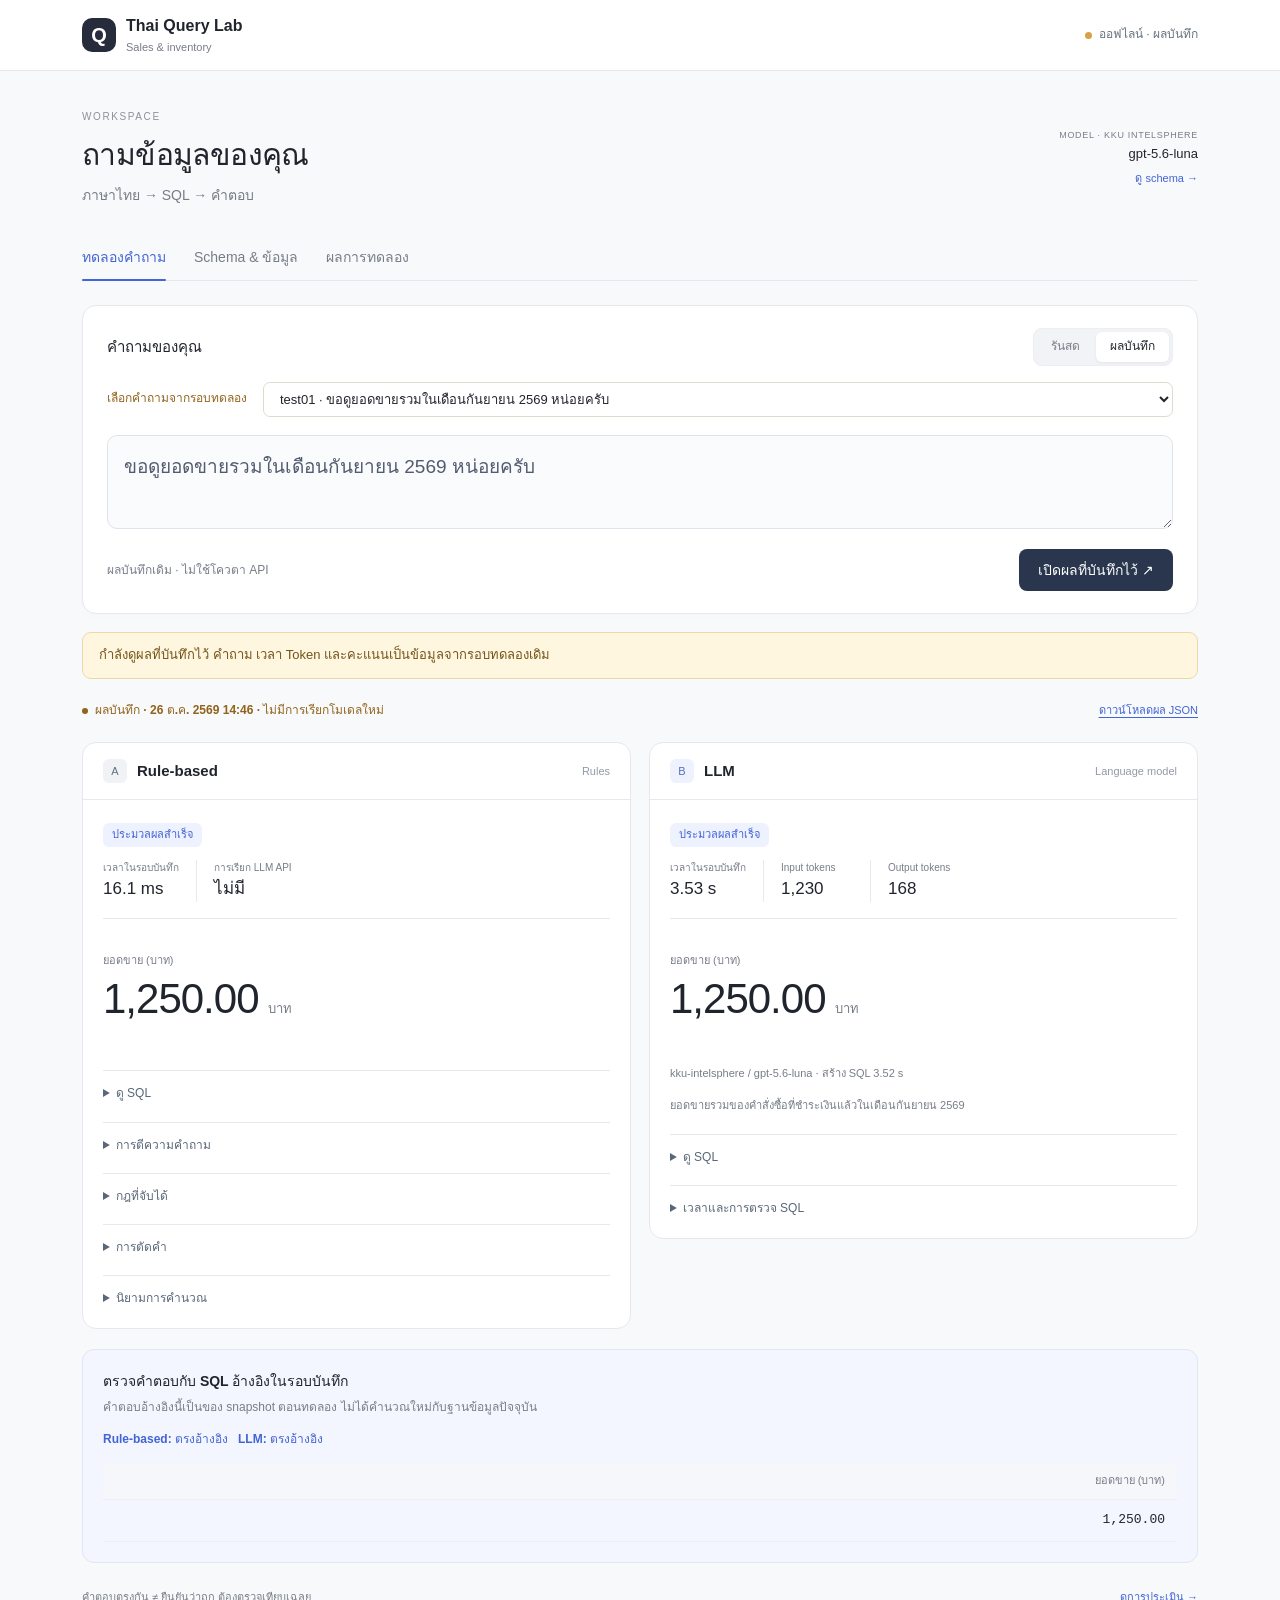
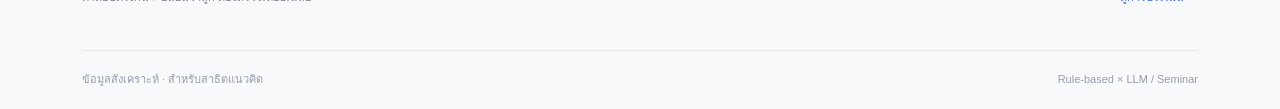
<file: Seminar-Project-v1/output/presentation/offline-demo.html>
<!doctype html>
<html lang="th">
<head>
  <meta charset="utf-8">
  <meta name="viewport" content="width=device-width, initial-scale=1">
  <meta name="description" content="เดโมเปรียบเทียบ Rule-based กับ LLM สำหรับคำถามภาษาไทยบนข้อมูลขายและคลังสินค้า">
  <title>Thai Query Lab · ผลบันทึกออฟไลน์</title>
  <style>:root{--ink:#18332f;--muted:#68746f;--paper:#f5f5ef;--white:#fff;--line:#dfe5db;--teal:#13796b;--teal-soft:#e8f4ee;--blue:#3b619d;--blue-soft:#edf2fa;--amber:#91631b;--amber-soft:#fff6df;--red:#ac4646;--radius:18px;font-family:'Segoe UI',Tahoma,sans-serif;color:var(--ink);background:var(--paper);font-synthesis:none}
*{box-sizing:border-box}body{margin:0;line-height:1.65}button,input,textarea,select{font:inherit}button,a,input,textarea,select{-webkit-tap-highlight-color:transparent}button,a{touch-action:manipulation}button{cursor:pointer}button:disabled{cursor:wait;opacity:.55}button:focus-visible,a:focus-visible,input:focus-visible,textarea:focus-visible,select:focus-visible,summary:focus-visible{outline:3px solid #86bdae;outline-offset:4px}a{color:inherit;text-decoration:none}[hidden]{display:none!important}h1,h2,h3,p{margin:0}pre,code{font-family:Consolas,'Courier New',monospace}pre{white-space:pre-wrap;word-break:break-word;font-size:12px;line-height:1.7;margin:12px 0 0}h2{font-size:23px;font-weight:650}h3{font-size:17px}.muted{color:var(--muted);font-size:13px}.sr-only{position:absolute;width:1px;height:1px;overflow:hidden;clip:rect(0,0,0,0);white-space:nowrap}
.topbar{background:#173b34;color:#f2f5ed}.nav-inner{max-width:1280px;padding:20px 32px;margin:auto;display:flex;justify-content:space-between;align-items:center;gap:20px}.brand{display:flex;align-items:center;gap:12px;font-size:17px;font-weight:650;line-height:1.3}.brand-mark{display:grid;place-items:center;width:40px;height:40px;border:1px solid #82a796;border-radius:12px;font-family:Georgia,serif;font-size:29px;color:#ddedb7}.brand small{display:block;font-size:9px;letter-spacing:2.1px;font-weight:400;color:#a8c2b7;margin-top:5px}.nav-status{display:flex;align-items:center;gap:24px;font-size:12px}.nav-status a{color:#d8e5dc}.status-pill{display:inline-flex;align-items:center;gap:7px;color:#bfd5c7;font-size:12px}.status-pill:before{content:'';width:7px;height:7px;background:#aac0b4;border-radius:50%}.status-pill.connected:before{background:#bfe29a;box-shadow:0 0 0 4px #bfe29a15}.status-pill.offline:before{background:#f1cd7f}
main{max-width:1280px;margin:0 auto;padding:0 32px}.intro{display:flex;justify-content:space-between;align-items:center;gap:50px;padding:48px 0 35px}.eyebrow{font-size:10px;font-weight:700;letter-spacing:1.9px;color:var(--teal);margin-bottom:10px}h1{font-size:37px;line-height:1.4;letter-spacing:-1.2px;font-weight:650}h1 span{color:var(--teal)}.intro p{font-size:14px;color:var(--muted);margin-top:14px}.intro-aside{display:flex;flex-direction:column;align-items:flex-start;border-left:1px solid #d3ddcd;padding-left:30px;gap:6px;min-width:265px;font-size:12px;color:var(--muted)}.intro-aside strong{font-family:Consolas,monospace;font-size:18px;font-weight:500;color:var(--ink)}.mini-label{font-size:9px;letter-spacing:1.4px}.text-link{color:var(--teal);font-weight:600;margin-top:5px}
.tabs{display:flex;border-bottom:1px solid #d4dece;margin-bottom:26px;gap:30px}.tab{background:none;border:none;padding:16px 0 15px;color:#829087;font-size:11px;display:flex;gap:9px;align-items:center;position:relative}.tab span{font-size:14px;font-weight:600;color:var(--muted)}.tab.active,.tab.active span{color:var(--teal)}.tab.active:after{content:'';height:3px;background:var(--teal);position:absolute;bottom:-1px;left:0;right:0;border-radius:3px}.view{min-height:490px}.question-card{border:1px solid var(--line);border-radius:var(--radius);background:var(--white);padding:24px;box-shadow:0 6px 20px #193c2b04}.section-row{display:flex;justify-content:space-between;align-items:center;gap:18px}.section-title{font-size:16px;font-weight:650}.mode-switch{padding:4px;margin:0;border:0;border-radius:9px;background:#f0f3ed;display:flex;gap:2px}.mode-switch label{cursor:pointer;position:relative}.mode-switch input{position:absolute;opacity:0;width:100%;height:100%;margin:0}.mode-switch span{display:block;padding:5px 15px;font-size:12px;color:var(--muted);border-radius:6px}.mode-switch input:checked+span{background:white;color:var(--ink);box-shadow:0 1px 4px #18332f12}.mode-switch input:focus-visible+span{outline:2px solid var(--teal)}textarea{width:100%;resize:vertical;min-height:91px;max-height:220px;border:1px solid #dbe4d6;border-radius:11px;background:#fafcf8;color:var(--ink);padding:16px 18px;margin-top:18px;font-size:18px;line-height:1.7}textarea[readonly]{background:#f5f6f0;color:#53614f}.form-bottom{display:flex;justify-content:space-between;align-items:center;margin-top:14px;gap:20px}.primary{display:flex;gap:25px;align-items:center;justify-content:center;border:0;background:var(--teal);color:white;padding:12px 20px;border-radius:9px;font-size:14px;font-weight:600;white-space:nowrap}.primary:hover{background:#0f695c}.primary span{font-size:18px;line-height:1}.secondary{border:1px solid #c8d8cb;background:white;padding:8px 14px;border-radius:8px;font-size:12px;color:var(--teal);white-space:nowrap}.examples{display:flex;gap:7px;flex-wrap:wrap;border-top:1px solid #edf0e9;margin-top:19px;padding-top:16px;align-items:center}.examples>span{font-size:11px;color:var(--muted);margin-right:3px}.examples button{font-size:11px;line-height:1.5;padding:5px 10px;background:white;border:1px solid #e1e6dc;border-radius:6px;color:#53675a}.examples button:hover{border-color:#8aad9b;background:#f7faf4}.recorded-controls{display:flex;align-items:center;gap:16px;margin-top:16px;font-size:12px;color:var(--amber)}select{padding:8px 12px;border:1px solid #d6dfcf;background:white;color:var(--ink);border-radius:7px;font-size:13px;max-width:100%}.recorded-controls select{flex:1;min-width:0}.notice{margin:18px 0;padding:12px 16px;border-radius:9px;background:var(--amber-soft);border:1px solid #ecd8a4;color:#735419;font-size:13px}.notice.error{background:#fff0ed;border-color:#ecc7c0;color:#8c3e34}.run-context{margin:22px 0 12px;display:flex;justify-content:space-between;align-items:center;gap:15px;font-size:12px;color:var(--muted)}.source-tag{display:inline-flex;gap:7px;align-items:center;font-weight:600;color:var(--teal)}.source-tag.recorded{color:var(--amber)}.source-tag:before{content:'';width:6px;height:6px;border-radius:50%;background:currentColor}.download-button{font-size:11px;border:0;color:var(--teal);background:none;padding:0;white-space:nowrap;text-decoration:underline;text-underline-offset:3px}
.comparison-grid{display:grid;grid-template-columns:1fr 1fr;gap:20px;margin-top:20px;align-items:start}.result-card{background:white;border:1px solid var(--line);border-radius:var(--radius);overflow:hidden;min-width:0}.result-header{padding:17px 21px;border-bottom:1px solid #e6ebe2;display:flex;align-items:center;justify-content:space-between;gap:10px}.result-header>div{display:flex;align-items:center;gap:10px}.result-header h2{font-size:15px;line-height:1.5}.method-number{display:grid;place-items:center;width:25px;height:25px;border-radius:7px;background:var(--teal-soft);color:var(--teal);font:13px Consolas,monospace}.llm-card .method-number{background:var(--blue-soft);color:var(--blue)}.method-tag{color:var(--muted);font-size:10px;white-space:nowrap}.panel-content{padding:20px}.empty-state{padding:28px 15px 37px;text-align:center;color:var(--muted);min-height:240px;display:flex;align-items:center;justify-content:center;flex-direction:column}.empty-state h3{font-size:14px;color:#65796b;margin:12px 0 7px}.empty-state p{font-size:12px;max-width:290px}.empty-symbol{color:#a8b9a3;font:28px Consolas,monospace}.result-status{display:inline-flex;border-radius:6px;padding:3px 9px;background:var(--teal-soft);color:var(--teal);font-size:11px;font-weight:600}.result-status.unsupported{background:var(--amber-soft);color:var(--amber)}.result-status.error{background:#fff0ed;color:var(--red)}.result-status.recorded{background:#f5eedb;color:var(--amber)}.panel-message{margin:12px 0 18px;font-size:13px;color:#655e48;word-break:break-word}.metric-row{display:flex;gap:0;flex-wrap:wrap;border-bottom:1px solid #e9ede5;padding:13px 0 16px;margin-bottom:17px}.metric{min-width:90px;padding-right:17px;margin-right:17px;border-right:1px solid #e7ece2}.metric:last-child{border-right:0;margin-right:0}.metric span{display:block;font-size:10px;color:var(--muted);line-height:1.5}.metric strong{font-family:Consolas,monospace;font-size:17px;font-weight:500;display:block;line-height:1.6}.big-answer{padding:16px 0 24px}.big-answer .answer-label{font-size:11px;color:var(--muted)}.big-answer strong{font-size:39px;line-height:1.4;letter-spacing:-1px;display:block;font-weight:600;color:var(--ink);overflow-wrap:anywhere}.big-answer strong small{font-size:13px;margin-left:9px;color:var(--muted);letter-spacing:0;font-weight:400}.table-area{overflow:auto;max-width:100%}table{border-collapse:collapse;width:100%;font-size:12px;white-space:nowrap}th{text-align:left;font-weight:500;font-size:10px;color:var(--muted);background:#f5f7f1;padding:9px 12px;border-bottom:1px solid #e1e7db}td{padding:10px 12px;border-bottom:1px solid #edf0e8;font-variant-numeric:tabular-nums}td:last-child,th:last-child{text-align:right}td.numeric{font-family:Consolas,monospace;text-align:right}.table-empty{padding:20px;color:var(--muted);font-size:13px;background:#f8faf5;border-radius:9px}.result-details{border-top:1px solid #e8ede3;margin-top:18px;padding-top:13px}.result-details summary{font-size:12px;color:#557360;cursor:pointer;font-weight:600;list-style-position:inside}.result-details pre{background:#f6f8f2;padding:13px;border-radius:9px;color:#3a5449;max-height:300px;overflow:auto}.llm-card .result-details pre{background:#f5f7fb;color:#405574}.result-meta{font-size:11px;color:var(--muted);margin-top:12px;line-height:1.8;word-break:break-word}.trace-list{list-style:none;padding:0;margin:12px 0 0;font-size:11px;color:#637163}.trace-list li{padding:6px 0;border-bottom:1px dashed #e8ede1;word-break:break-word}.trace-list li:before{content:'↳';color:#92aa94;margin-right:7px}.json-detail{color:#526d5a}.reference-card{background:#f0f6ea;border:1px solid #dbe5cb;border-radius:12px;margin-top:20px;padding:20px}.reference-card h3{font-size:14px;margin-bottom:5px}.reference-card>p{font-size:12px;color:var(--muted);margin-bottom:13px}.reference-scores{display:flex;flex-wrap:wrap;gap:10px;margin-bottom:14px}.reference-score{font-size:12px;font-weight:600}.reference-score.good{color:var(--teal)}.reference-score.bad{color:var(--amber)}.method-note{display:flex;align-items:center;gap:12px;font-size:11px;margin:20px 0 0;padding:14px 0;color:var(--muted);flex-wrap:wrap}.method-note strong{color:#61705b}.method-note button{margin-left:auto;border:0;background:none;color:var(--teal);font-size:11px;padding:0}.busy-symbol{display:block;border:2px solid #dce8d9;border-top-color:var(--teal);width:26px;height:26px;border-radius:50%;animation:spin 1s linear infinite;margin-bottom:15px}@keyframes spin{to{transform:rotate(360deg)}}
.section-heading{margin:32px 0 25px}.section-heading h2{font-size:27px;line-height:1.5;letter-spacing:-.5px}.section-heading p{color:var(--muted);font-size:13px;margin-top:8px}.definition-grid{display:grid;grid-template-columns:repeat(3,1fr);gap:16px}.definition-card{background:white;border:1px solid var(--line);border-radius:12px;padding:20px}.definition-card h3{font-size:13px;margin-bottom:12px}.definition-card strong{display:block;font-size:19px;font-weight:500;color:var(--teal);line-height:1.5}.definition-card p{font-size:11px;color:var(--muted);margin-top:12px}.relationship-strip{display:flex;align-items:center;gap:12px;padding:25px 0 10px;overflow:auto;white-space:nowrap}.relationship-strip code{background:#e6ece0;border-radius:6px;padding:7px 10px;font-size:12px}.relationship-strip span{font-size:10px;color:var(--muted)}.relationship-note{margin-bottom:25px}.schema-grid{display:grid;grid-template-columns:repeat(3,1fr);gap:16px}.schema-card{background:white;border:1px solid var(--line);border-radius:12px;padding:18px;min-width:0}.schema-card h3{font:15px Consolas,monospace;color:var(--teal)}.schema-card .schema-title{font-size:12px;margin:6px 0 3px}.schema-card p{font-size:11px;color:var(--muted)}.schema-card ul{list-style:none;margin:14px 0 0;padding:10px 0 0;border-top:1px solid #e6ecdf;font-size:11px;line-height:2.2}.schema-card li{overflow-wrap:anywhere}.details-card{padding:17px 20px;background:white;border:1px solid var(--line);border-radius:12px;margin-top:20px}.details-card summary{cursor:pointer;color:#56705b;font-size:13px}.details-card pre{max-height:400px;overflow:auto;background:#f6f8f2;padding:17px;border-radius:8px}.data-card{margin-top:24px;background:white;border:1px solid var(--line);border-radius:14px;padding:21px}.data-card h3{font-size:15px}.data-card .section-row{margin-bottom:18px}.data-tabs{display:flex;gap:8px;flex-wrap:wrap;margin:12px 0}.data-tabs button{border:1px solid #dfe6d8;border-radius:6px;padding:5px 10px;background:white;font-size:11px;color:#687e6a}.data-tabs button.selected{background:var(--teal-soft);border-color:#a8cdb4;color:var(--teal)}.scope-note{background:#eeefe6;border-left:3px solid #b3bf9b;padding:15px 18px;margin:22px 0;border-radius:0 9px 9px 0;font-size:12px;color:#6f755f}.scope-note strong{color:#52634d}.scope-note p{margin-top:5px}.experiment-summary{display:grid;grid-template-columns:1fr 1fr 1fr;gap:17px}.score-card{border:1px solid var(--line);border-radius:13px;padding:22px;background:white}.score-card h3{font-size:13px}.score-value{font:38px Consolas,monospace;margin:13px 0 8px;line-height:1.2}.score-value small{font-size:17px;color:var(--muted)}.score-bar{height:5px;background:#e9eee2;border-radius:4px;overflow:hidden;margin:14px 0}.score-bar span{display:block;background:var(--teal);height:100%;border-radius:4px}.score-card.blue .score-bar span{background:var(--blue)}.score-card p{font-size:11px;color:var(--muted);margin-top:6px}.score-card .token-total{font:26px Consolas,monospace;margin-top:20px}.metadata{font-size:12px;color:var(--muted);line-height:1.9;padding-top:12px;overflow-wrap:anywhere}.metadata code{font-size:11px}.case-question{white-space:normal;min-width:220px;max-width:470px}.case-action{color:var(--teal);background:none;border:0;font-size:11px;white-space:nowrap;padding:0}.pass{color:var(--teal);font-size:11px}.fail{color:var(--amber);font-size:11px}footer{margin-top:40px;padding:23px 0 30px;border-top:1px solid #dce3d3;display:flex;justify-content:space-between;gap:20px;font-size:10px;color:#8a9585}
@media(min-width:1400px){.intro{padding-top:55px}.question-card{padding:26px}.panel-content{padding:22px}.result-header{padding:19px 22px}}
@media(max-width:1000px){.comparison-grid{gap:14px}.method-tag{display:none}.intro-aside{min-width:215px;padding-left:22px}.intro{gap:25px}h1{font-size:32px}.schema-grid{grid-template-columns:repeat(2,1fr)}.metric{min-width:75px;padding-right:12px;margin-right:12px}.metric strong{font-size:15px}.form-bottom>.muted{font-size:11px}.experiment-summary{grid-template-columns:1fr 1fr}.score-card:last-child{grid-column:span 2}}
@media(max-width:720px){main{padding:0 18px}.nav-inner{padding:16px 18px}.nav-status{gap:10px}.nav-status a{display:none}.status-pill{font-size:10px}.intro{padding:30px 0 22px;display:block}.intro-aside{border-left:0;border-top:1px solid #dce3d3;padding:14px 0 0;margin-top:20px;min-width:0;display:grid;grid-template-columns:1fr auto;gap:5px 15px}.intro-aside strong{font-size:14px}.intro-aside .mini-label{font-size:8px}.intro-aside .text-link{margin:0}.intro p{font-size:12px}h1{font-size:29px}.tabs{gap:22px;margin-bottom:20px}.tab{gap:6px;font-size:10px}.tab span{font-size:12px}.question-card{padding:18px}.section-row{align-items:flex-start;gap:12px;flex-wrap:wrap}.question-card>.section-row{align-items:center}.section-title{font-size:14px}.mode-switch span{padding:5px 10px;font-size:11px}textarea{font-size:16px;min-height:103px;margin-top:15px}.form-bottom{align-items:stretch;flex-direction:column;gap:12px}.primary{width:100%;justify-content:space-between;padding:12px 17px}.examples{gap:6px}.examples button{font-size:10px}.comparison-grid{grid-template-columns:1fr;gap:16px}.method-tag{display:block}.empty-state{min-height:170px;padding:20px 10px}.run-context{align-items:flex-start;flex-wrap:wrap;font-size:11px}.recorded-controls{display:block}.recorded-controls select{width:100%;margin-top:6px;font-size:12px}.definition-grid{grid-template-columns:1fr}.definition-card{padding:16px}.definition-card strong{font-size:18px}.definition-card p{margin-top:7px}.schema-grid{grid-template-columns:1fr 1fr;gap:11px}.schema-card{padding:14px}.schema-card h3{font-size:12px}.schema-card li{font-size:10px}.section-heading h2{font-size:22px}.data-card{padding:16px}.data-card .section-row>.muted{font-size:11px}.experiment-summary{grid-template-columns:1fr 1fr;gap:11px}.score-card{padding:17px}.score-value{font-size:32px}.method-note button{margin-left:0}.scope-note{font-size:11px}footer{display:block;line-height:2}.result-header h2{font-size:14px}}
@media(prefers-reduced-motion:reduce){*{scroll-behavior:auto!important}.busy-symbol{animation:none}}

/* Compact workspace theme */
:root{--ink:#20242c;--muted:#777d88;--paper:#f8f9fb;--line:#e6e8ed;--teal:#4264d5;--teal-soft:#eef2ff;--blue:#4264d5;--blue-soft:#eef2ff;--radius:14px;font-family:'Leelawadee UI','Noto Sans Thai',Tahoma,sans-serif}
body{line-height:1.6;-webkit-font-smoothing:antialiased}button,textarea,select{font-family:inherit}h1,h2,h3{font-weight:600}button{transition:background .15s,border-color .15s}button:focus-visible,a:focus-visible,textarea:focus-visible,summary:focus-visible{outline-color:#9aafea}
.topbar{background:#fff;color:var(--ink);border-bottom:1px solid var(--line)}.nav-inner{max-width:1180px;padding:16px 32px}.brand{font-size:16px;font-weight:600;gap:10px}.brand-mark{background:#262c3b;border:0;color:#fff;width:34px;height:34px;border-radius:10px;font:600 20px 'Segoe UI',sans-serif}.brand small{font-size:11px;letter-spacing:0;color:var(--muted);margin-top:3px}.nav-status a{color:var(--muted)}.status-pill{color:#67717d}.status-pill.connected:before{background:#43a47d;box-shadow:none}main{max-width:1180px}.intro{padding:38px 0 28px;gap:20px}h1{font-size:30px;letter-spacing:-.6px;line-height:1.45}.eyebrow{color:#8a909c;font-size:10px;letter-spacing:1.6px;font-weight:500;margin-bottom:8px}.intro p{font-size:14px;margin-top:7px}.intro-aside{border:0;padding:0;min-width:0;align-items:flex-end;gap:4px}.intro-aside strong{font:500 13px 'Segoe UI',sans-serif}.mini-label{font-size:9px;letter-spacing:.7px}.text-link{font-size:11px;font-weight:400}.tabs{gap:28px;border-color:var(--line);margin-bottom:24px}.tab{padding:12px 0}.tab span{font-size:14px;font-weight:500}.tab.active:after{height:2px}.question-card{padding:22px 24px;box-shadow:0 3px 12px #20242c03}.section-title{font-weight:500;font-size:15px}.mode-switch{background:#f2f3f6;border:1px solid #eceef2;padding:3px}.mode-switch span{font-size:12px;padding:5px 14px}.mode-switch input:checked+span{box-shadow:0 1px 3px #20242c10}textarea{background:#fff;border:1px solid #dfe3eb;min-height:94px;font-size:19px;padding:16px;border-radius:10px;margin-top:18px;line-height:1.6}textarea:hover{border-color:#bdc6db}textarea:focus{border-color:#7891dd}textarea[readonly]{background:#fafbfc;color:#525c70}.form-bottom{margin-top:12px}.form-bottom .muted{font-size:12px}.primary{background:#29364e;border-radius:8px;padding:10px 19px;font-weight:500;font-size:14px;gap:28px}.primary:hover{background:#3a4b69}.examples{border:0;margin-top:18px;padding-top:0;gap:8px}.examples button{border:1px solid #e7e9ef;background:#f8f9fc;color:#606a7a;border-radius:7px;font-size:12px;padding:5px 11px}.examples button:hover{background:#eef2ff;border-color:#bcc9ec}.comparison-grid{gap:18px;margin-top:22px}.result-header{padding:16px 20px;border-color:var(--line)}.result-header h2{font-size:15px;font-weight:600}.method-number{background:#f0f2f6;color:#636e80;font:500 11px 'Segoe UI',sans-serif;border-radius:6px;width:24px;height:24px}.llm-card .method-number{background:#eef2ff;color:#5570bf}.method-tag{font-size:11px;color:#939aa6}.empty-state{min-height:190px;padding:28px 10px}.empty-state h3{color:#969daa;font-size:13px;font-weight:400;margin-top:12px}.empty-symbol{font-size:22px;color:#c2c9d5}.method-note{margin-top:12px;font-size:11px}.method-note strong{color:var(--muted)}.metric strong,.score-value,.score-card .token-total{font-family:'Segoe UI',sans-serif;font-variant-numeric:tabular-nums}.big-answer strong{font-family:'Segoe UI',sans-serif;font-weight:500;font-size:42px}.result-details summary,.details-card summary{color:#586779;font-weight:400}.result-details pre,.details-card pre{background:#f6f7fa;color:#3d4a60}.result-header,.metric-row,.result-details{border-color:var(--line)}th{background:#f6f7fa;font-size:11px}td,th{border-color:#eceef3}td{font-size:13px}.reference-card{background:#f3f6ff;border-color:#dfe6f8}.scope-note{background:#f0f2f6;border-color:#c2cad8;color:#687181}.scope-note strong{color:#495365}.relationship-strip code{background:#edf0f5}.definition-card,.schema-card,.score-card,.data-card,.details-card{border-radius:12px}.schema-card ul{border-color:var(--line)}.data-tabs button{color:#657084;border-color:var(--line)}.data-tabs button.selected{border-color:#bcc8ee}.section-heading h2{font-size:25px}.score-bar{background:#edf0f5}.secondary{border-color:#dce2ee}.table-empty{background:#f6f7fa}footer{border-color:var(--line);color:#969daa;font-size:11px;margin-top:30px;padding:20px 0}.status-pill.offline:before{background:#d7a147}
@media(min-width:1400px){.intro{padding-top:42px}.question-card{padding:24px}.panel-content{padding:20px}}
@media(max-width:720px){.intro{padding:26px 0 18px}.intro-aside{display:none}h1{font-size:26px}.question-card{padding:18px}.tabs{gap:24px}.tab span{font-size:13px}.form-bottom{gap:12px}.primary{width:100%}.empty-state{min-height:150px}.nav-inner{padding:14px 18px}.brand small{font-size:10px}.examples button{font-size:11px}.section-heading h2{font-size:22px}}
@media(max-width:420px){.brand{font-size:14px;white-space:nowrap}.brand-mark{flex-shrink:0;width:30px;height:30px}.nav-status{max-width:90px}.status-pill{font-size:9px}.status-pill:before{flex-shrink:0}.tabs{gap:0;justify-content:space-between}.tab span{font-size:12px;white-space:nowrap}.question-card>.section-row{gap:8px}.section-title{font-size:13px}}
</style>
  <script id="offline-payload" type="application/json">{"built_at": "2026-10-26T23:44:04.615499+07:00", "report": {"recorded": true, "evaluated_at": "2026-10-26T14:46:44.536352+07:00", "dataset_note": "AI-authored synthetic exploratory evaluation, frozen before first execution. Not an independently collected or unbiased benchmark.", "source_report": "latest-test-both.json", "model": "gpt-5.6-luna", "provider": "kku-intelsphere", "summary": {"rule": {"total": 10, "execution_correct": 6, "execution_accuracy": 0.6, "sql_ran_successfully": 6, "canonical_sql_exact_match": 0, "mean_method_ms": 6.382, "median_method_ms": 5.625}, "llm": {"total": 10, "execution_correct": 10, "execution_accuracy": 1.0, "sql_ran_successfully": 10, "canonical_sql_exact_match": 0, "mean_method_ms": 3874.181, "median_method_ms": 3589.264, "token_usage_complete": true, "known_input_tokens": 12314, "known_output_tokens": 2330, "currency_cost": null, "currency_cost_per_300": null, "cost_note": "IntelSphere quota/billing rate unknown; do not treat unknown cost as zero"}}, "snapshot_row_counts": {"order_items": 19, "orders": 10, "products": 5, "stock_movements": 29, "warehouses": 2}, "manifest_sha256": "98f866fefa47282261dc7a5d78b979362549e34263395475717779c7f75c03ee", "data_snapshot_sha256": "b7b2dfec8e3790fb1c08120bd38ca93a37eca6b46a013762a2f9c67de7cea4fc", "cases": [{"id": "test01", "question": "ขอดูยอดขายรวมในเดือนกันยายน 2569 หน่อยครับ", "ordered": false, "expected_columns": ["metric_value"], "expected_rows": [["1250.00"]], "rule": {"execution_correct": true, "sql_ran_successfully": true, "canonical_sql_exact_match": false, "result": {"status": "ok", "question": "ขอดูยอดขายรวมในเดือนกันยายน 2569 หน่อยครับ", "clean_text": "ขอดูยอดขายรวมในเดือนกันยายน 2569 หน่อยครับ", "tokens": ["ขอ", "ดู", "ยอดขาย", "รวม", "ใน", "เดือน", "กันยายน", "2569"], "interpretation": {"metric": "revenue", "dimension": null, "top_n": null, "order": "desc", "start_inclusive": "2026-09-01", "end_exclusive": "2026-10-01", "status": "paid", "ranking_unit": "THB", "tables": ["orders", "order_items"]}, "rules": ["metric=revenue (matched 'ยอดขาย')", "time_range=2026-09-01..2026-10-01 (matched 'เดือนกันยายน 2569')", "business rule: paid only; revenue uses historical order_items.unit_price", "unconsumed text check: passed"], "sql": "SELECT SUM(order_items.qty * order_items.unit_price) AS metric_value FROM \"orders\" JOIN \"order_items\" ON \"orders\".\"id\" = \"order_items\".\"order_id\" WHERE orders.status = %s AND orders.order_date \u003e= %s AND orders.order_date \u003c %s   LIMIT %s", "params": ["paid", "2026-09-01", "2026-10-01", 50], "columns": ["metric_value"], "rows": [["1250.00"]], "message": null, "business_definition": "ยอดขาย = SUM(qty × unit_price) เฉพาะ orders.status = paid; ขายดีจัดอันดับตามจำนวนเงิน; สินค้ายอดเท่ากันเรียง id น้อยก่อน", "elapsed_ms": 16.112}}, "llm": {"execution_correct": true, "sql_ran_successfully": true, "canonical_sql_exact_match": false, "result": {"method": "llm", "mode": "live_api", "question": "ขอดูยอดขายรวมในเดือนกันยายน 2569 หน่อยครับ", "status": "ok", "message": null, "prompt_version": "sales-inventory-zero-shot-v1", "prompt_sha256": "78bcd77f1bf4926c14ec7547366dc3fece5dd0bb7091667e2706d1604075a46a", "schema_sha256": "1feac1a439b3e09cf485584673fa2e7acf956696bf628dbc8ffb61718e088c6e", "generation": {"provider": "kku-intelsphere", "requested_model": "gpt-5.6-luna", "returned_model": "gpt-5.6-luna", "response_id": "genai-01a1772c-8c48-7156-8269-a269dfb92bdd", "finish_reason": "stop", "temperature": 0.0, "max_output_tokens": 2048, "generation_ms": 3523.898, "input_tokens": 1230, "output_tokens": 168, "total_tokens": 1398, "retries": 0, "cost": null, "cost_note": "IntelSphere billing/quota rates have not been configured; tokens are not a billed currency amount"}, "generated_sql": "SELECT SUM(oi.qty * oi.unit_price) AS metric_value FROM orders o JOIN order_items oi ON oi.order_id = o.id WHERE o.status = 'paid' AND o.order_date \u003e= DATE '2026-09-01' AND o.order_date \u003c DATE '2026-10-01';", "executed_sql": "SELECT SUM(oi.qty * oi.unit_price) AS metric_value FROM orders AS o JOIN order_items AS oi ON oi.order_id = o.id WHERE o.status = 'paid' AND o.order_date \u003e= CAST('2026-09-01' AS DATE) AND o.order_date \u003c CAST('2026-10-01' AS DATE) LIMIT 201", "columns": ["metric_value"], "rows": [["1250.00"]], "truncated": false, "validation_ms": 2.022, "database_ms": 2.234, "elapsed_ms": 3529.243, "model_output": "{\"status\":\"ok\",\"sql\":\"SELECT SUM(oi.qty * oi.unit_price) AS metric_value FROM orders o JOIN order_items oi ON oi.order_id = o.id WHERE o.status = 'paid' AND o.order_date \u003e= DATE '2026-09-01' AND o.order_date \u003c DATE '2026-10-01';\",\"reason\":\"ยอดขายรวมของคำสั่งซื้อที่ชำระเงินแล้วในเดือนกันยายน 2569\"}", "reason": "ยอดขายรวมของคำสั่งซื้อที่ชำระเงินแล้วในเดือนกันยายน 2569", "tables": ["order_items", "orders"], "row_cap_applied": true}}}, {"id": "test02", "question": "เดือนกันยายน 2569 ขายของได้เงินรวมเท่าไร", "ordered": false, "expected_columns": ["metric_value"], "expected_rows": [["1250.00"]], "rule": {"execution_correct": false, "sql_ran_successfully": false, "canonical_sql_exact_match": false, "result": {"status": "unmatched", "question": "เดือนกันยายน 2569 ขายของได้เงินรวมเท่าไร", "clean_text": "เดือนกันยายน 2569 ขายของได้เงินรวมเท่าไร", "tokens": ["เดือน", "กันยายน", "2569", "ขายของ", "ได้เงิน", "รวม", "เท่าไร"], "interpretation": {}, "rules": [], "sql": null, "params": [], "columns": [], "rows": [], "message": "เดโมรองรับยอดขายรวม / แยกสินค้า / Top-N พร้อมเดือนและปี, สินค้าคงเหลือแยกคลัง และยอดจ่ายออกแยกสินค้ารายเดือน", "business_definition": "ยอดขาย = SUM(qty × unit_price) เฉพาะ orders.status = paid; ขายดีจัดอันดับตามจำนวนเงิน; สินค้ายอดเท่ากันเรียง id น้อยก่อน", "elapsed_ms": 0.36}}, "llm": {"execution_correct": true, "sql_ran_successfully": true, "canonical_sql_exact_match": false, "result": {"method": "llm", "mode": "live_api", "question": "เดือนกันยายน 2569 ขายของได้เงินรวมเท่าไร", "status": "ok", "message": null, "prompt_version": "sales-inventory-zero-shot-v1", "prompt_sha256": "49a35df6b682785b4d83c01085d35413ba4aa1c83543175d48e1eed12943f6dc", "schema_sha256": "1feac1a439b3e09cf485584673fa2e7acf956696bf628dbc8ffb61718e088c6e", "generation": {"provider": "kku-intelsphere", "requested_model": "gpt-5.6-luna", "returned_model": "gpt-5.6-luna", "response_id": "genai-01a1772c-99f3-7de1-af85-75939ab25ad8", "finish_reason": "stop", "temperature": 0.0, "max_output_tokens": 2048, "generation_ms": 3492.92, "input_tokens": 1228, "output_tokens": 163, "total_tokens": 1391, "retries": 0, "cost": null, "cost_note": "IntelSphere billing/quota rates have not been configured; tokens are not a billed currency amount"}, "generated_sql": "SELECT SUM(oi.qty * oi.unit_price) AS metric_value FROM orders o JOIN order_items oi ON oi.order_id = o.id WHERE o.status = 'paid' AND o.order_date \u003e= DATE '2026-09-01' AND o.order_date \u003c DATE '2026-10-01';", "executed_sql": "SELECT SUM(oi.qty * oi.unit_price) AS metric_value FROM orders AS o JOIN order_items AS oi ON oi.order_id = o.id WHERE o.status = 'paid' AND o.order_date \u003e= CAST('2026-09-01' AS DATE) AND o.order_date \u003c CAST('2026-10-01' AS DATE) LIMIT 201", "columns": ["metric_value"], "rows": [["1250.00"]], "truncated": false, "validation_ms": 1.906, "database_ms": 3.059, "elapsed_ms": 3499.558, "model_output": "{\"status\":\"ok\",\"sql\":\"SELECT SUM(oi.qty * oi.unit_price) AS metric_value FROM orders o JOIN order_items oi ON oi.order_id = o.id WHERE o.status = 'paid' AND o.order_date \u003e= DATE '2026-09-01' AND o.order_date \u003c DATE '2026-10-01';\",\"reason\":\"คำนวณยอดขายรวมของคำสั่งซื้อที่ชำระเงินแล้วในเดือนกันยายน 2569\"}", "reason": "คำนวณยอดขายรวมของคำสั่งซื้อที่ชำระเงินแล้วในเดือนกันยายน 2569", "tables": ["order_items", "orders"], "row_cap_applied": true}}}, {"id": "test03", "question": "ขอรายได้แยกตามสินค้าในเดือนกันยายน 2569", "ordered": false, "expected_columns": ["id", "name", "sum"], "expected_rows": [[2, "สมุด", "420.00"], [4, "แฟ้ม", "300.00"], [1, "ปากกา", "285.00"], [3, "ดินสอ", "150.00"], [5, "ยางลบ", "95.00"]], "rule": {"execution_correct": true, "sql_ran_successfully": true, "canonical_sql_exact_match": false, "result": {"status": "ok", "question": "ขอรายได้แยกตามสินค้าในเดือนกันยายน 2569", "clean_text": "ขอรายได้แยกตามสินค้าในเดือนกันยายน 2569", "tokens": ["ขอ", "รายได้", "แยก", "ตาม", "สินค้า", "ใน", "เดือน", "กันยายน", "2569"], "interpretation": {"metric": "revenue", "dimension": "product", "top_n": null, "order": "desc", "start_inclusive": "2026-09-01", "end_exclusive": "2026-10-01", "status": "paid", "ranking_unit": "THB", "tables": ["orders", "order_items", "products"]}, "rules": ["metric=revenue (matched 'รายได้')", "dimension=product (matched 'สินค้า')", "time_range=2026-09-01..2026-10-01 (matched 'เดือนกันยายน 2569')", "business rule: paid only; revenue uses historical order_items.unit_price", "unconsumed text check: passed"], "sql": "SELECT \"products\".\"id\" AS group_id, \"products\".\"name\" AS group_label, SUM(order_items.qty * order_items.unit_price) AS metric_value FROM \"orders\" JOIN \"order_items\" ON \"orders\".\"id\" = \"order_items\".\"order_id\" JOIN \"products\" ON \"order_items\".\"product_id\" = \"products\".\"id\" WHERE orders.status = %s AND orders.order_date \u003e= %s AND orders.order_date \u003c %s GROUP BY \"products\".\"id\", \"products\".\"name\" ORDER BY metric_value DESC, group_id ASC LIMIT %s", "params": ["paid", "2026-09-01", "2026-10-01", 50], "columns": ["group_id", "group_label", "metric_value"], "rows": [[2, "สมุด", "420.00"], [4, "แฟ้ม", "300.00"], [1, "ปากกา", "285.00"], [3, "ดินสอ", "150.00"], [5, "ยางลบ", "95.00"]], "message": null, "business_definition": "ยอดขาย = SUM(qty × unit_price) เฉพาะ orders.status = paid; ขายดีจัดอันดับตามจำนวนเงิน; สินค้ายอดเท่ากันเรียง id น้อยก่อน", "elapsed_ms": 10.913}}, "llm": {"execution_correct": true, "sql_ran_successfully": true, "canonical_sql_exact_match": false, "result": {"method": "llm", "mode": "live_api", "question": "ขอรายได้แยกตามสินค้าในเดือนกันยายน 2569", "status": "ok", "message": null, "prompt_version": "sales-inventory-zero-shot-v1", "prompt_sha256": "e50ecd60616b0b9bdab700f6fd0872b43dfe6325efccca3da0cbdf902cd738ce", "schema_sha256": "1feac1a439b3e09cf485584673fa2e7acf956696bf628dbc8ffb61718e088c6e", "generation": {"provider": "kku-intelsphere", "requested_model": "gpt-5.6-luna", "returned_model": "gpt-5.6-luna", "response_id": "genai-01a1772c-a69a-7926-b37d-47f2694b52c0", "finish_reason": "stop", "temperature": 0.0, "max_output_tokens": 2048, "generation_ms": 3226.636, "input_tokens": 1230, "output_tokens": 237, "total_tokens": 1467, "retries": 0, "cost": null, "cost_note": "IntelSphere billing/quota rates have not been configured; tokens are not a billed currency amount"}, "generated_sql": "SELECT p.id AS group_id, p.name AS group_label, SUM(oi.qty * oi.unit_price) AS metric_value FROM orders o JOIN order_items oi ON oi.order_id = o.id JOIN products p ON p.id = oi.product_id WHERE o.status = 'paid' AND o.order_date \u003e= DATE '2026-09-01' AND o.order_date \u003c DATE '2026-10-01' GROUP BY p.id, p.name ORDER BY metric_value DESC, p.id ASC LIMIT 200", "executed_sql": "SELECT p.id AS group_id, p.name AS group_label, SUM(oi.qty * oi.unit_price) AS metric_value FROM orders AS o JOIN order_items AS oi ON oi.order_id = o.id JOIN products AS p ON p.id = oi.product_id WHERE o.status = 'paid' AND o.order_date \u003e= CAST('2026-09-01' AS DATE) AND o.order_date \u003c CAST('2026-10-01' AS DATE) GROUP BY p.id, p.name ORDER BY metric_value DESC, p.id ASC LIMIT 200", "columns": ["group_id", "group_label", "metric_value"], "rows": [[2, "สมุด", "420.00"], [4, "แฟ้ม", "300.00"], [1, "ปากกา", "285.00"], [3, "ดินสอ", "150.00"], [5, "ยางลบ", "95.00"]], "truncated": false, "validation_ms": 3.756, "database_ms": 3.292, "elapsed_ms": 3234.784, "model_output": "{\"status\":\"ok\",\"sql\":\"SELECT p.id AS group_id, p.name AS group_label, SUM(oi.qty * oi.unit_price) AS metric_value FROM orders o JOIN order_items oi ON oi.order_id = o.id JOIN products p ON p.id = oi.product_id WHERE o.status = 'paid' AND o.order_date \u003e= DATE '2026-09-01' AND o.order_date \u003c DATE '2026-10-01' GROUP BY p.id, p.name ORDER BY metric_value DESC, p.id ASC LIMIT 200\",\"reason\":\"รายได้แยกตามสินค้า จากคำสั่งซื้อที่ชำระเงินแล้วในเดือนกันยายน 2569\"}", "reason": "รายได้แยกตามสินค้า จากคำสั่งซื้อที่ชำระเงินแล้วในเดือนกันยายน 2569", "tables": ["order_items", "orders", "products"], "row_cap_applied": false}}}, {"id": "test04", "question": "เดือนกันยายน 2569 สินค้าแต่ละชนิดขายได้เงินเท่าไร", "ordered": false, "expected_columns": ["id", "name", "sum"], "expected_rows": [[2, "สมุด", "420.00"], [4, "แฟ้ม", "300.00"], [1, "ปากกา", "285.00"], [3, "ดินสอ", "150.00"], [5, "ยางลบ", "95.00"]], "rule": {"execution_correct": true, "sql_ran_successfully": true, "canonical_sql_exact_match": false, "result": {"status": "ok", "question": "เดือนกันยายน 2569 สินค้าแต่ละชนิดขายได้เงินเท่าไร", "clean_text": "เดือนกันยายน 2569 สินค้าแต่ละชนิดขายได้เงินเท่าไร", "tokens": ["เดือน", "กันยายน", "2569", "สินค้า", "แต่ละ", "ชนิด", "ขายได้เงิน", "เท่าไร"], "interpretation": {"metric": "revenue", "dimension": "product", "top_n": null, "order": "desc", "start_inclusive": "2026-09-01", "end_exclusive": "2026-10-01", "status": "paid", "ranking_unit": "THB", "tables": ["orders", "order_items", "products"]}, "rules": ["metric=revenue (matched 'ขายได้เงิน')", "dimension=product (matched 'สินค้า')", "time_range=2026-09-01..2026-10-01 (matched 'เดือนกันยายน 2569')", "business rule: paid only; revenue uses historical order_items.unit_price", "unconsumed text check: passed"], "sql": "SELECT \"products\".\"id\" AS group_id, \"products\".\"name\" AS group_label, SUM(order_items.qty * order_items.unit_price) AS metric_value FROM \"orders\" JOIN \"order_items\" ON \"orders\".\"id\" = \"order_items\".\"order_id\" JOIN \"products\" ON \"order_items\".\"product_id\" = \"products\".\"id\" WHERE orders.status = %s AND orders.order_date \u003e= %s AND orders.order_date \u003c %s GROUP BY \"products\".\"id\", \"products\".\"name\" ORDER BY metric_value DESC, group_id ASC LIMIT %s", "params": ["paid", "2026-09-01", "2026-10-01", 50], "columns": ["group_id", "group_label", "metric_value"], "rows": [[2, "สมุด", "420.00"], [4, "แฟ้ม", "300.00"], [1, "ปากกา", "285.00"], [3, "ดินสอ", "150.00"], [5, "ยางลบ", "95.00"]], "message": null, "business_definition": "ยอดขาย = SUM(qty × unit_price) เฉพาะ orders.status = paid; ขายดีจัดอันดับตามจำนวนเงิน; สินค้ายอดเท่ากันเรียง id น้อยก่อน", "elapsed_ms": 12.086}}, "llm": {"execution_correct": true, "sql_ran_successfully": true, "canonical_sql_exact_match": false, "result": {"method": "llm", "mode": "live_api", "question": "เดือนกันยายน 2569 สินค้าแต่ละชนิดขายได้เงินเท่าไร", "status": "ok", "message": null, "prompt_version": "sales-inventory-zero-shot-v1", "prompt_sha256": "82ef7f62b78db2d2b1197db5cdcb3e9fabd920879f335181e82f5db9eb62a6eb", "schema_sha256": "1feac1a439b3e09cf485584673fa2e7acf956696bf628dbc8ffb61718e088c6e", "generation": {"provider": "kku-intelsphere", "requested_model": "gpt-5.6-luna", "returned_model": "gpt-5.6-luna", "response_id": "genai-01a1772c-b478-7dee-867e-8f1c44828284", "finish_reason": "stop", "temperature": 0.0, "max_output_tokens": 2048, "generation_ms": 3534.56, "input_tokens": 1232, "output_tokens": 228, "total_tokens": 1460, "retries": 0, "cost": null, "cost_note": "IntelSphere billing/quota rates have not been configured; tokens are not a billed currency amount"}, "generated_sql": "SELECT p.id AS group_id, p.name AS group_label, SUM(oi.qty * oi.unit_price) AS metric_value FROM products p JOIN order_items oi ON oi.product_id = p.id JOIN orders o ON o.id = oi.order_id WHERE o.status = 'paid' AND o.order_date \u003e= DATE '2026-09-01' AND o.order_date \u003c DATE '2026-10-01' GROUP BY p.id, p.name ORDER BY metric_value DESC, p.id ASC LIMIT 200", "executed_sql": "SELECT p.id AS group_id, p.name AS group_label, SUM(oi.qty * oi.unit_price) AS metric_value FROM products AS p JOIN order_items AS oi ON oi.product_id = p.id JOIN orders AS o ON o.id = oi.order_id WHERE o.status = 'paid' AND o.order_date \u003e= CAST('2026-09-01' AS DATE) AND o.order_date \u003c CAST('2026-10-01' AS DATE) GROUP BY p.id, p.name ORDER BY metric_value DESC, p.id ASC LIMIT 200", "columns": ["group_id", "group_label", "metric_value"], "rows": [[2, "สมุด", "420.00"], [4, "แฟ้ม", "300.00"], [1, "ปากกา", "285.00"], [3, "ดินสอ", "150.00"], [5, "ยางลบ", "95.00"]], "truncated": false, "validation_ms": 2.618, "database_ms": 5.609, "elapsed_ms": 3543.882, "model_output": "{\"status\":\"ok\",\"sql\":\"SELECT p.id AS group_id, p.name AS group_label, SUM(oi.qty * oi.unit_price) AS metric_value FROM products p JOIN order_items oi ON oi.product_id = p.id JOIN orders o ON o.id = oi.order_id WHERE o.status = 'paid' AND o.order_date \u003e= DATE '2026-09-01' AND o.order_date \u003c DATE '2026-10-01' GROUP BY p.id, p.name ORDER BY metric_value DESC, p.id ASC LIMIT 200\",\"reason\":\"ยอดขายรายสินค้าเฉพาะคำสั่งซื้อที่ชำระเงินแล้วในเดือนกันยายน 2569\"}", "reason": "ยอดขายรายสินค้าเฉพาะคำสั่งซื้อที่ชำระเงินแล้วในเดือนกันยายน 2569", "tables": ["order_items", "orders", "products"], "row_cap_applied": false}}}, {"id": "test05", "question": "ขอดูสินค้าขายดีที่สุด 3 อันดับในเดือนกันยายน 2569", "ordered": true, "expected_columns": ["id", "name", "sum"], "expected_rows": [[2, "สมุด", "420.00"], [4, "แฟ้ม", "300.00"], [1, "ปากกา", "285.00"]], "rule": {"execution_correct": true, "sql_ran_successfully": true, "canonical_sql_exact_match": false, "result": {"status": "ok", "question": "ขอดูสินค้าขายดีที่สุด 3 อันดับในเดือนกันยายน 2569", "clean_text": "ขอดูสินค้าขายดีที่สุด 3 อันดับในเดือนกันยายน 2569", "tokens": ["ขอ", "ดู", "สินค้า", "ขายดี", "ที่สุด", "3", "อันดับ", "ใน", "เดือน", "กันยายน", "2569"], "interpretation": {"metric": "revenue", "dimension": "product", "top_n": 3, "order": "desc", "start_inclusive": "2026-09-01", "end_exclusive": "2026-10-01", "status": "paid", "ranking_unit": "THB", "tables": ["orders", "order_items", "products"]}, "rules": ["metric=revenue (matched 'ขายดี')", "dimension=product (matched 'สินค้า')", "top_n=3", "time_range=2026-09-01..2026-10-01 (matched 'เดือนกันยายน 2569')", "business rule: paid only; revenue uses historical order_items.unit_price", "unconsumed text check: passed"], "sql": "SELECT \"products\".\"id\" AS group_id, \"products\".\"name\" AS group_label, SUM(order_items.qty * order_items.unit_price) AS metric_value FROM \"orders\" JOIN \"order_items\" ON \"orders\".\"id\" = \"order_items\".\"order_id\" JOIN \"products\" ON \"order_items\".\"product_id\" = \"products\".\"id\" WHERE orders.status = %s AND orders.order_date \u003e= %s AND orders.order_date \u003c %s GROUP BY \"products\".\"id\", \"products\".\"name\" ORDER BY metric_value DESC, group_id ASC LIMIT %s", "params": ["paid", "2026-09-01", "2026-10-01", 3], "columns": ["group_id", "group_label", "metric_value"], "rows": [[2, "สมุด", "420.00"], [4, "แฟ้ม", "300.00"], [1, "ปากกา", "285.00"]], "message": null, "business_definition": "ยอดขาย = SUM(qty × unit_price) เฉพาะ orders.status = paid; ขายดีจัดอันดับตามจำนวนเงิน; สินค้ายอดเท่ากันเรียง id น้อยก่อน", "elapsed_ms": 10.481}}, "llm": {"execution_correct": true, "sql_ran_successfully": true, "canonical_sql_exact_match": false, "result": {"method": "llm", "mode": "live_api", "question": "ขอดูสินค้าขายดีที่สุด 3 อันดับในเดือนกันยายน 2569", "status": "ok", "message": null, "prompt_version": "sales-inventory-zero-shot-v1", "prompt_sha256": "906a7939b82aaeceba8b08c695dbd1fc739499e4fa36d99f85c081532e7d4988", "schema_sha256": "1feac1a439b3e09cf485584673fa2e7acf956696bf628dbc8ffb61718e088c6e", "generation": {"provider": "kku-intelsphere", "requested_model": "gpt-5.6-luna", "returned_model": "gpt-5.6-luna", "response_id": "genai-01a1772c-c22e-7105-9919-1f3c5b45ca0b", "finish_reason": "stop", "temperature": 0.0, "max_output_tokens": 2048, "generation_ms": 3453.887, "input_tokens": 1233, "output_tokens": 240, "total_tokens": 1473, "retries": 0, "cost": null, "cost_note": "IntelSphere billing/quota rates have not been configured; tokens are not a billed currency amount"}, "generated_sql": "SELECT p.id AS group_id, p.name AS group_label, SUM(oi.qty * oi.unit_price) AS metric_value FROM products p JOIN order_items oi ON oi.product_id = p.id JOIN orders o ON o.id = oi.order_id WHERE o.status = 'paid' AND o.order_date \u003e= DATE '2026-09-01' AND o.order_date \u003c DATE '2026-10-01' GROUP BY p.id, p.name ORDER BY metric_value DESC, p.id ASC LIMIT 3", "executed_sql": "SELECT p.id AS group_id, p.name AS group_label, SUM(oi.qty * oi.unit_price) AS metric_value FROM products AS p JOIN order_items AS oi ON oi.product_id = p.id JOIN orders AS o ON o.id = oi.order_id WHERE o.status = 'paid' AND o.order_date \u003e= CAST('2026-09-01' AS DATE) AND o.order_date \u003c CAST('2026-10-01' AS DATE) GROUP BY p.id, p.name ORDER BY metric_value DESC, p.id ASC LIMIT 3", "columns": ["group_id", "group_label", "metric_value"], "rows": [[2, "สมุด", "420.00"], [4, "แฟ้ม", "300.00"], [1, "ปากกา", "285.00"]], "truncated": false, "validation_ms": 3.291, "database_ms": 3.418, "elapsed_ms": 3461.733, "model_output": "{\"status\":\"ok\",\"sql\":\"SELECT p.id AS group_id, p.name AS group_label, SUM(oi.qty * oi.unit_price) AS metric_value FROM products p JOIN order_items oi ON oi.product_id = p.id JOIN orders o ON o.id = oi.order_id WHERE o.status = 'paid' AND o.order_date \u003e= DATE '2026-09-01' AND o.order_date \u003c DATE '2026-10-01' GROUP BY p.id, p.name ORDER BY metric_value DESC, p.id ASC LIMIT 3\",\"reason\":\"แสดงสินค้า 3 อันดับแรกตามยอดขายรวมของคำสั่งซื้อที่ชำระเงินแล้วในเดือนกันยายน 2569\"}", "reason": "แสดงสินค้า 3 อันดับแรกตามยอดขายรวมของคำสั่งซื้อที่ชำระเงินแล้วในเดือนกันยายน 2569", "tables": ["order_items", "orders", "products"], "row_cap_applied": false}}}, {"id": "test06", "question": "เดือนกันยายน 2569 สินค้ารายใดทำยอดขายสูงสุด 3 อันดับ", "ordered": true, "expected_columns": ["id", "name", "sum"], "expected_rows": [[2, "สมุด", "420.00"], [4, "แฟ้ม", "300.00"], [1, "ปากกา", "285.00"]], "rule": {"execution_correct": false, "sql_ran_successfully": false, "canonical_sql_exact_match": false, "result": {"status": "unsupported", "question": "เดือนกันยายน 2569 สินค้ารายใดทำยอดขายสูงสุด 3 อันดับ", "clean_text": "เดือนกันยายน 2569 สินค้ารายใดทำยอดขายสูงสุด 3 อันดับ", "tokens": ["เดือน", "กันยายน", "2569", "สินค้า", "ราย", "ใด", "ทำ", "ยอดขาย", "สูงสุด", "3", "อันดับ"], "interpretation": {}, "rules": ["metric=revenue (matched 'ยอดขาย')", "dimension=product (matched 'สินค้า')", "top_n=3", "time_range=2026-09-01..2026-10-01 (matched 'เดือนกันยายน 2569')"], "sql": null, "params": [], "columns": [], "rows": [], "message": "ยังไม่รองรับข้อความส่วนนี้: 'ใดทำอันดับ' จึงไม่รัน SQL", "business_definition": "ยอดขาย = SUM(qty × unit_price) เฉพาะ orders.status = paid; ขายดีจัดอันดับตามจำนวนเงิน; สินค้ายอดเท่ากันเรียง id น้อยก่อน", "elapsed_ms": 8.659}}, "llm": {"execution_correct": true, "sql_ran_successfully": true, "canonical_sql_exact_match": false, "result": {"method": "llm", "mode": "live_api", "question": "เดือนกันยายน 2569 สินค้ารายใดทำยอดขายสูงสุด 3 อันดับ", "status": "ok", "message": null, "prompt_version": "sales-inventory-zero-shot-v1", "prompt_sha256": "546673170ad399256880699fd68f3d474efda39820eec1bc9e0a1c9773169e19", "schema_sha256": "1feac1a439b3e09cf485584673fa2e7acf956696bf628dbc8ffb61718e088c6e", "generation": {"provider": "kku-intelsphere", "requested_model": "gpt-5.6-luna", "returned_model": "gpt-5.6-luna", "response_id": "genai-01a1772c-d32d-7941-998f-7127c5f0e602", "finish_reason": "stop", "temperature": 0.0, "max_output_tokens": 2048, "generation_ms": 4332.552, "input_tokens": 1236, "output_tokens": 223, "total_tokens": 1459, "retries": 0, "cost": null, "cost_note": "IntelSphere billing/quota rates have not been configured; tokens are not a billed currency amount"}, "generated_sql": "SELECT p.id AS group_id, p.name AS group_label, SUM(oi.qty * oi.unit_price) AS metric_value FROM orders o JOIN order_items oi ON oi.order_id = o.id JOIN products p ON p.id = oi.product_id WHERE o.status = 'paid' AND o.order_date \u003e= DATE '2026-09-01' AND o.order_date \u003c DATE '2026-10-01' GROUP BY p.id, p.name ORDER BY metric_value DESC, p.id ASC LIMIT 3", "executed_sql": "SELECT p.id AS group_id, p.name AS group_label, SUM(oi.qty * oi.unit_price) AS metric_value FROM orders AS o JOIN order_items AS oi ON oi.order_id = o.id JOIN products AS p ON p.id = oi.product_id WHERE o.status = 'paid' AND o.order_date \u003e= CAST('2026-09-01' AS DATE) AND o.order_date \u003c CAST('2026-10-01' AS DATE) GROUP BY p.id, p.name ORDER BY metric_value DESC, p.id ASC LIMIT 3", "columns": ["group_id", "group_label", "metric_value"], "rows": [[2, "สมุด", "420.00"], [4, "แฟ้ม", "300.00"], [1, "ปากกา", "285.00"]], "truncated": false, "validation_ms": 2.428, "database_ms": 3.402, "elapsed_ms": 4339.486, "model_output": "{\"status\":\"ok\",\"sql\":\"SELECT p.id AS group_id, p.name AS group_label, SUM(oi.qty * oi.unit_price) AS metric_value FROM orders o JOIN order_items oi ON oi.order_id = o.id JOIN products p ON p.id = oi.product_id WHERE o.status = 'paid' AND o.order_date \u003e= DATE '2026-09-01' AND o.order_date \u003c DATE '2026-10-01' GROUP BY p.id, p.name ORDER BY metric_value DESC, p.id ASC LIMIT 3\",\"reason\":\"ยอดขายสินค้าสูงสุด 3 อันดับในเดือนกันยายน 2569 โดยนับเฉพาะคำสั่งซื้อที่ชำระเงินแล้ว\"}", "reason": "ยอดขายสินค้าสูงสุด 3 อันดับในเดือนกันยายน 2569 โดยนับเฉพาะคำสั่งซื้อที่ชำระเงินแล้ว", "tables": ["order_items", "orders", "products"], "row_cap_applied": false}}}, {"id": "test07", "question": "ขอดูสินค้าคงเหลือในแต่ละคลังหน่อยครับ", "ordered": false, "expected_columns": ["id", "name", "id", "name", "coalesce"], "expected_rows": [[1, "คลังหลัก", 1, "ปากกา", 131], [1, "คลังหลัก", 2, "สมุด", 68], [1, "คลังหลัก", 3, "ดินสอ", 65], [1, "คลังหลัก", 4, "แฟ้ม", 33], [1, "คลังหลัก", 5, "ยางลบ", 81], [2, "คลังสำรอง", 1, "ปากกา", 35], [2, "คลังสำรอง", 2, "สมุด", 18], [2, "คลังสำรอง", 3, "ดินสอ", 30], [2, "คลังสำรอง", 4, "แฟ้ม", 7], [2, "คลังสำรอง", 5, "ยางลบ", 0]], "rule": {"execution_correct": true, "sql_ran_successfully": true, "canonical_sql_exact_match": false, "result": {"status": "ok", "question": "ขอดูสินค้าคงเหลือในแต่ละคลังหน่อยครับ", "clean_text": "ขอดูสินค้าคงเหลือในแต่ละคลังหน่อยครับ", "tokens": ["ขอ", "ดู", "สินค้าคงเหลือ", "ใน", "แต่ละ", "คลัง"], "interpretation": {"metric": "stock_balance", "dimensions": ["warehouse", "product"], "time_basis": "all_recorded_movements", "quantity_unit": "หน่วยตามสินค้า", "includes_zero_balances": true, "row_limit": 200, "tables": ["warehouses", "products", "stock_movements"]}, "rules": ["metric=stock_balance (matched 'สินค้าคงเหลือ')", "warehouse × product with LEFT JOIN: include zero movement pairs", "opening + receipt - issue; no orders.status filter", "unconsumed text check: passed"], "sql": "\n        WITH balances AS (\n            SELECT warehouse_id, product_id,\n                   SUM(CASE WHEN movement_type IN ('opening', 'receipt')\n                            THEN qty::bigint ELSE -qty::bigint END) AS balance\n            FROM stock_movements GROUP BY warehouse_id, product_id\n        )\n        SELECT w.id AS warehouse_id, w.name AS warehouse_name,\n               p.id AS product_id, p.name AS product_name,\n               COALESCE(b.balance, 0)::bigint AS quantity_remaining\n        FROM warehouses w CROSS JOIN products p\n        LEFT JOIN balances b ON b.warehouse_id = w.id AND b.product_id = p.id\n        ORDER BY w.id, p.id LIMIT %s\n    ", "params": [200], "columns": ["warehouse_id", "warehouse_name", "product_id", "product_name", "quantity_remaining"], "rows": [[1, "คลังหลัก", 1, "ปากกา", 131], [1, "คลังหลัก", 2, "สมุด", 68], [1, "คลังหลัก", 3, "ดินสอ", 65], [1, "คลังหลัก", 4, "แฟ้ม", 33], [1, "คลังหลัก", 5, "ยางลบ", 81], [2, "คลังสำรอง", 1, "ปากกา", 35], [2, "คลังสำรอง", 2, "สมุด", 18], [2, "คลังสำรอง", 3, "ดินสอ", 30], [2, "คลังสำรอง", 4, "แฟ้ม", 7], [2, "คลังสำรอง", 5, "ยางลบ", 0]], "message": null, "business_definition": "คงเหลือจากทุกรายการที่บันทึก = opening + receipt - issue แยกสินค้าและคลัง; แสดงคู่สินค้า/คลังที่ไม่มีรายการเป็น 0; ไม่กรองสถานะการชำระเงินและไม่ใช่ยอด ณ วันที่ย้อนหลัง", "elapsed_ms": 2.591}}, "llm": {"execution_correct": true, "sql_ran_successfully": true, "canonical_sql_exact_match": false, "result": {"method": "llm", "mode": "live_api", "question": "ขอดูสินค้าคงเหลือในแต่ละคลังหน่อยครับ", "status": "ok", "message": null, "prompt_version": "sales-inventory-zero-shot-v1", "prompt_sha256": "a0ad62715e8b238ac4953012fd870d0829bbd1221eb87066476afc0962f273f1", "schema_sha256": "1feac1a439b3e09cf485584673fa2e7acf956696bf628dbc8ffb61718e088c6e", "generation": {"provider": "kku-intelsphere", "requested_model": "gpt-5.6-luna", "returned_model": "gpt-5.6-luna", "response_id": "genai-01a1772c-e2f5-7700-af18-ac5c05b89c22", "finish_reason": "stop", "temperature": 0.0, "max_output_tokens": 2048, "generation_ms": 4045.13, "input_tokens": 1231, "output_tokens": 317, "total_tokens": 1548, "retries": 0, "cost": null, "cost_note": "IntelSphere billing/quota rates have not been configured; tokens are not a billed currency amount"}, "generated_sql": "SELECT w.id AS warehouse_id, w.name AS warehouse_name, p.id AS product_id, p.name AS product_name, COALESCE(SUM(CASE WHEN sm.movement_type IN ('opening', 'receipt') THEN sm.qty WHEN sm.movement_type = 'issue' THEN -sm.qty ELSE 0 END), 0) AS quantity_remaining FROM warehouses AS w CROSS JOIN products AS p LEFT JOIN stock_movements AS sm ON sm.warehouse_id = w.id AND sm.product_id = p.id GROUP BY w.id, w.name, p.id, p.name ORDER BY w.id ASC, p.id ASC", "executed_sql": "SELECT w.id AS warehouse_id, w.name AS warehouse_name, p.id AS product_id, p.name AS product_name, COALESCE(SUM(CASE WHEN sm.movement_type IN ('opening', 'receipt') THEN sm.qty WHEN sm.movement_type = 'issue' THEN -sm.qty ELSE 0 END), 0) AS quantity_remaining FROM warehouses AS w CROSS JOIN products AS p LEFT JOIN stock_movements AS sm ON sm.warehouse_id = w.id AND sm.product_id = p.id GROUP BY w.id, w.name, p.id, p.name ORDER BY w.id ASC, p.id ASC LIMIT 201", "columns": ["warehouse_id", "warehouse_name", "product_id", "product_name", "quantity_remaining"], "rows": [[1, "คลังหลัก", 1, "ปากกา", 131], [1, "คลังหลัก", 2, "สมุด", 68], [1, "คลังหลัก", 3, "ดินสอ", 65], [1, "คลังหลัก", 4, "แฟ้ม", 33], [1, "คลังหลัก", 5, "ยางลบ", 81], [2, "คลังสำรอง", 1, "ปากกา", 35], [2, "คลังสำรอง", 2, "สมุด", 18], [2, "คลังสำรอง", 3, "ดินสอ", 30], [2, "คลังสำรอง", 4, "แฟ้ม", 7], [2, "คลังสำรอง", 5, "ยางลบ", 0]], "truncated": false, "validation_ms": 3.982, "database_ms": 3.582, "elapsed_ms": 4053.811, "model_output": "{\"status\":\"ok\",\"sql\":\"SELECT w.id AS warehouse_id, w.name AS warehouse_name, p.id AS product_id, p.name AS product_name, COALESCE(SUM(CASE WHEN sm.movement_type IN ('opening', 'receipt') THEN sm.qty WHEN sm.movement_type = 'issue' THEN -sm.qty ELSE 0 END), 0) AS quantity_remaining FROM warehouses AS w CROSS JOIN products AS p LEFT JOIN stock_movements AS sm ON sm.warehouse_id = w.id AND sm.product_id = p.id GROUP BY w.id, w.name, p.id, p.name ORDER BY w.id ASC, p.id ASC\",\"reason\":\"แสดงยอดคงเหลือจากรายการเปิดยอด รับเข้า และจ่ายออกของทุกคู่คลังและสินค้า รวมคู่ที่ไม่มีรายการเป็นศูนย์\"}", "reason": "แสดงยอดคงเหลือจากรายการเปิดยอด รับเข้า และจ่ายออกของทุกคู่คลังและสินค้า รวมคู่ที่ไม่มีรายการเป็นศูนย์", "tables": ["products", "stock_movements", "warehouses"], "row_cap_applied": true}}}, {"id": "test08", "question": "สินค้าแต่ละชนิดคงเหลืออยู่ในแต่ละคลังเท่าไร", "ordered": false, "expected_columns": ["id", "name", "id", "name", "coalesce"], "expected_rows": [[1, "คลังหลัก", 1, "ปากกา", 131], [1, "คลังหลัก", 2, "สมุด", 68], [1, "คลังหลัก", 3, "ดินสอ", 65], [1, "คลังหลัก", 4, "แฟ้ม", 33], [1, "คลังหลัก", 5, "ยางลบ", 81], [2, "คลังสำรอง", 1, "ปากกา", 35], [2, "คลังสำรอง", 2, "สมุด", 18], [2, "คลังสำรอง", 3, "ดินสอ", 30], [2, "คลังสำรอง", 4, "แฟ้ม", 7], [2, "คลังสำรอง", 5, "ยางลบ", 0]], "rule": {"execution_correct": false, "sql_ran_successfully": false, "canonical_sql_exact_match": false, "result": {"status": "unsupported", "question": "สินค้าแต่ละชนิดคงเหลืออยู่ในแต่ละคลังเท่าไร", "clean_text": "สินค้าแต่ละชนิดคงเหลืออยู่ในแต่ละคลังเท่าไร", "tokens": ["สินค้า", "แต่ละ", "ชนิด", "คง", "เหลืออยู่", "ใน", "แต่ละ", "คลัง", "เท่าไร"], "interpretation": {}, "rules": [], "sql": null, "params": [], "columns": [], "rows": [], "message": "คงเหลือรองรับยอดจากทุกรายการแยกตามคลัง ยังไม่รองรับส่วนนี้: 'อยู่' เดโมรองรับยอดขายรวม / แยกสินค้า / Top-N พร้อมเดือนและปี, สินค้าคงเหลือแยกคลัง และยอดจ่ายออกแยกสินค้ารายเดือน", "business_definition": "ยอดขาย = SUM(qty × unit_price) เฉพาะ orders.status = paid; ขายดีจัดอันดับตามจำนวนเงิน; สินค้ายอดเท่ากันเรียง id น้อยก่อน", "elapsed_ms": 0.409}}, "llm": {"execution_correct": true, "sql_ran_successfully": true, "canonical_sql_exact_match": false, "result": {"method": "llm", "mode": "live_api", "question": "สินค้าแต่ละชนิดคงเหลืออยู่ในแต่ละคลังเท่าไร", "status": "ok", "message": null, "prompt_version": "sales-inventory-zero-shot-v1", "prompt_sha256": "f2a6b2986409f1c99853038faa4c234fea154f83e76f082537441208f239ef33", "schema_sha256": "1feac1a439b3e09cf485584673fa2e7acf956696bf628dbc8ffb61718e088c6e", "generation": {"provider": "kku-intelsphere", "requested_model": "gpt-5.6-luna", "returned_model": "gpt-5.6-luna", "response_id": "genai-01a1772c-f275-7aa0-bb3d-6b4098ddf359", "finish_reason": "stop", "temperature": 0.0, "max_output_tokens": 2048, "generation_ms": 3939.563, "input_tokens": 1232, "output_tokens": 272, "total_tokens": 1504, "retries": 0, "cost": null, "cost_note": "IntelSphere billing/quota rates have not been configured; tokens are not a billed currency amount"}, "generated_sql": "SELECT w.id AS warehouse_id, w.name AS warehouse_name, p.id AS product_id, p.name AS product_name, COALESCE(SUM(CASE WHEN sm.movement_type IN ('opening', 'receipt') THEN sm.qty WHEN sm.movement_type = 'issue' THEN -sm.qty ELSE 0 END), 0) AS quantity_remaining FROM warehouses w CROSS JOIN products p LEFT JOIN stock_movements sm ON sm.warehouse_id = w.id AND sm.product_id = p.id GROUP BY w.id, w.name, p.id, p.name ORDER BY w.id ASC, p.id ASC", "executed_sql": "SELECT w.id AS warehouse_id, w.name AS warehouse_name, p.id AS product_id, p.name AS product_name, COALESCE(SUM(CASE WHEN sm.movement_type IN ('opening', 'receipt') THEN sm.qty WHEN sm.movement_type = 'issue' THEN -sm.qty ELSE 0 END), 0) AS quantity_remaining FROM warehouses AS w CROSS JOIN products AS p LEFT JOIN stock_movements AS sm ON sm.warehouse_id = w.id AND sm.product_id = p.id GROUP BY w.id, w.name, p.id, p.name ORDER BY w.id ASC, p.id ASC LIMIT 201", "columns": ["warehouse_id", "warehouse_name", "product_id", "product_name", "quantity_remaining"], "rows": [[1, "คลังหลัก", 1, "ปากกา", 131], [1, "คลังหลัก", 2, "สมุด", 68], [1, "คลังหลัก", 3, "ดินสอ", 65], [1, "คลังหลัก", 4, "แฟ้ม", 33], [1, "คลังหลัก", 5, "ยางลบ", 81], [2, "คลังสำรอง", 1, "ปากกา", 35], [2, "คลังสำรอง", 2, "สมุด", 18], [2, "คลังสำรอง", 3, "ดินสอ", 30], [2, "คลังสำรอง", 4, "แฟ้ม", 7], [2, "คลังสำรอง", 5, "ยางลบ", 0]], "truncated": false, "validation_ms": 4.677, "database_ms": 3.579, "elapsed_ms": 3948.942, "model_output": "{\"status\":\"ok\",\"sql\":\"SELECT w.id AS warehouse_id, w.name AS warehouse_name, p.id AS product_id, p.name AS product_name, COALESCE(SUM(CASE WHEN sm.movement_type IN ('opening', 'receipt') THEN sm.qty WHEN sm.movement_type = 'issue' THEN -sm.qty ELSE 0 END), 0) AS quantity_remaining FROM warehouses w CROSS JOIN products p LEFT JOIN stock_movements sm ON sm.warehouse_id = w.id AND sm.product_id = p.id GROUP BY w.id, w.name, p.id, p.name ORDER BY w.id ASC, p.id ASC\",\"reason\":\"คำนวณยอดคงเหลือจากรายการเปิดยอด รับเข้า และจ่ายออกของทุกวันที่ พร้อมแสดงคู่คลังและสินค้าที่ไม่มีรายการเป็นศูนย์\"}", "reason": "คำนวณยอดคงเหลือจากรายการเปิดยอด รับเข้า และจ่ายออกของทุกวันที่ พร้อมแสดงคู่คลังและสินค้าที่ไม่มีรายการเป็นศูนย์", "tables": ["products", "stock_movements", "warehouses"], "row_cap_applied": true}}}, {"id": "test09", "question": "ขอดูยอดจ่ายออกสินค้าเดือนกันยายน 2569", "ordered": false, "expected_columns": ["id", "name", "coalesce"], "expected_rows": [[1, "ปากกา", 22], [2, "สมุด", 12], [3, "ดินสอ", 15], [4, "แฟ้ม", 9], [5, "ยางลบ", 19]], "rule": {"execution_correct": true, "sql_ran_successfully": true, "canonical_sql_exact_match": false, "result": {"status": "ok", "question": "ขอดูยอดจ่ายออกสินค้าเดือนกันยายน 2569", "clean_text": "ขอดูยอดจ่ายออกสินค้าเดือนกันยายน 2569", "tokens": ["ขอ", "ดู", "ยอด", "จ่าย", "ออก", "สินค้า", "เดือน", "กันยายน", "2569"], "interpretation": {"metric": "outbound_quantity", "dimension": "product", "warehouse_scope": "all", "start_inclusive": "2026-09-01", "end_exclusive": "2026-10-01", "date_column": "stock_movements.movement_date", "movement_type": "issue", "quantity_unit": "หน่วยตามสินค้า", "row_limit": 200, "tables": ["products", "stock_movements"]}, "rules": ["metric=outbound_quantity (matched 'จ่ายออก')", "movement_date=2026-09-01..2026-10-01", "SUM(issue.qty); count actual dispatch, independently of payment", "unconsumed text check: passed"], "sql": "\n        SELECT p.id AS product_id, p.name AS product_name,\n               COALESCE(SUM(m.qty), 0)::bigint AS quantity_issued\n        FROM products p\n        LEFT JOIN stock_movements m ON m.product_id = p.id\n          AND m.movement_type = %s\n          AND m.movement_date \u003e= %s AND m.movement_date \u003c %s\n        GROUP BY p.id, p.name ORDER BY p.id LIMIT %s\n    ", "params": ["issue", "2026-09-01", "2026-10-01", 200], "columns": ["product_id", "product_name", "quantity_issued"], "rows": [[1, "ปากกา", 22], [2, "สมุด", 12], [3, "ดินสอ", 15], [4, "แฟ้ม", 9], [5, "ยางลบ", 19]], "message": null, "business_definition": "ยอดจ่ายออก = SUM(qty) เฉพาะ movement_type = issue ตาม movement_date ในเดือนที่ถาม รวมทุกคลัง; รวมทั้งรายการที่เกี่ยวและไม่เกี่ยวกับการขาย ไม่กรอง paid; สินค้าไม่มีรายการจ่ายแสดง 0", "elapsed_ms": 1.944}}, "llm": {"execution_correct": true, "sql_ran_successfully": true, "canonical_sql_exact_match": false, "result": {"method": "llm", "mode": "live_api", "question": "ขอดูยอดจ่ายออกสินค้าเดือนกันยายน 2569", "status": "ok", "message": null, "prompt_version": "sales-inventory-zero-shot-v1", "prompt_sha256": "d8ef7a44b2c63099f52096c0223dde7be7012f687aafcb83f33dd1e3e20537f1", "schema_sha256": "1feac1a439b3e09cf485584673fa2e7acf956696bf628dbc8ffb61718e088c6e", "generation": {"provider": "kku-intelsphere", "requested_model": "gpt-5.6-luna", "returned_model": "gpt-5.6-luna", "response_id": "genai-01a1772d-0804-7ecc-97bd-fe4175f13ac0", "finish_reason": "stop", "temperature": 0.0, "max_output_tokens": 2048, "generation_ms": 5488.086, "input_tokens": 1228, "output_tokens": 209, "total_tokens": 1437, "retries": 0, "cost": null, "cost_note": "IntelSphere billing/quota rates have not been configured; tokens are not a billed currency amount"}, "generated_sql": "SELECT p.id AS product_id, p.name AS product_name, COALESCE(SUM(sm.qty), 0) AS quantity_issued FROM products p LEFT JOIN stock_movements sm ON sm.product_id = p.id AND sm.movement_type = 'issue' AND sm.movement_date \u003e= DATE '2026-09-01' AND sm.movement_date \u003c DATE '2026-10-01' GROUP BY p.id, p.name ORDER BY p.id ASC LIMIT 200", "executed_sql": "SELECT p.id AS product_id, p.name AS product_name, COALESCE(SUM(sm.qty), 0) AS quantity_issued FROM products AS p LEFT JOIN stock_movements AS sm ON sm.product_id = p.id AND sm.movement_type = 'issue' AND sm.movement_date \u003e= CAST('2026-09-01' AS DATE) AND sm.movement_date \u003c CAST('2026-10-01' AS DATE) GROUP BY p.id, p.name ORDER BY p.id ASC LIMIT 200", "columns": ["product_id", "product_name", "quantity_issued"], "rows": [[1, "ปากกา", 22], [2, "สมุด", 12], [3, "ดินสอ", 15], [4, "แฟ้ม", 9], [5, "ยางลบ", 19]], "truncated": false, "validation_ms": 1.949, "database_ms": 4.571, "elapsed_ms": 5495.722, "model_output": "{\"status\":\"ok\",\"sql\":\"SELECT p.id AS product_id, p.name AS product_name, COALESCE(SUM(sm.qty), 0) AS quantity_issued FROM products p LEFT JOIN stock_movements sm ON sm.product_id = p.id AND sm.movement_type = 'issue' AND sm.movement_date \u003e= DATE '2026-09-01' AND sm.movement_date \u003c DATE '2026-10-01' GROUP BY p.id, p.name ORDER BY p.id ASC LIMIT 200\",\"reason\":\"ยอดจ่ายออกสินค้ารวมทุกคลังในเดือนกันยายน พ.ศ. 2569\"}", "reason": "ยอดจ่ายออกสินค้ารวมทุกคลังในเดือนกันยายน พ.ศ. 2569", "tables": ["products", "stock_movements"], "row_cap_applied": false}}}, {"id": "test10", "question": "เดือนกันยายน 2569 เบิกสินค้าออกไปแต่ละชนิดกี่ชิ้น", "ordered": false, "expected_columns": ["id", "name", "coalesce"], "expected_rows": [[1, "ปากกา", 22], [2, "สมุด", 12], [3, "ดินสอ", 15], [4, "แฟ้ม", 9], [5, "ยางลบ", 19]], "rule": {"execution_correct": false, "sql_ran_successfully": false, "canonical_sql_exact_match": false, "result": {"status": "unmatched", "question": "เดือนกันยายน 2569 เบิกสินค้าออกไปแต่ละชนิดกี่ชิ้น", "clean_text": "เดือนกันยายน 2569 เบิกสินค้าออกไปแต่ละชนิดกี่ชิ้น", "tokens": ["เดือน", "กันยายน", "2569", "เบิก", "สินค้าออก", "ไป", "แต่ละ", "ชนิด", "กี่", "ชิ้น"], "interpretation": {}, "rules": [], "sql": null, "params": [], "columns": [], "rows": [], "message": "เดโมรองรับยอดขายรวม / แยกสินค้า / Top-N พร้อมเดือนและปี, สินค้าคงเหลือแยกคลัง และยอดจ่ายออกแยกสินค้ารายเดือน", "business_definition": "ยอดขาย = SUM(qty × unit_price) เฉพาะ orders.status = paid; ขายดีจัดอันดับตามจำนวนเงิน; สินค้ายอดเท่ากันเรียง id น้อยก่อน", "elapsed_ms": 0.263}}, "llm": {"execution_correct": true, "sql_ran_successfully": true, "canonical_sql_exact_match": false, "result": {"method": "llm", "mode": "live_api", "question": "เดือนกันยายน 2569 เบิกสินค้าออกไปแต่ละชนิดกี่ชิ้น", "status": "ok", "message": null, "prompt_version": "sales-inventory-zero-shot-v1", "prompt_sha256": "d25a60eb0349854abcf8186caca2998f36a170f43d7cfedc45def95db95bb7b9", "schema_sha256": "1feac1a439b3e09cf485584673fa2e7acf956696bf628dbc8ffb61718e088c6e", "generation": {"provider": "kku-intelsphere", "requested_model": "gpt-5.6-luna", "returned_model": "gpt-5.6-luna", "response_id": "genai-01a1772d-1624-7635-adc9-5e85b9fbf229", "finish_reason": "stop", "temperature": 0.0, "max_output_tokens": 2048, "generation_ms": 3627.89, "input_tokens": 1234, "output_tokens": 273, "total_tokens": 1507, "retries": 0, "cost": null, "cost_note": "IntelSphere billing/quota rates have not been configured; tokens are not a billed currency amount"}, "generated_sql": "SELECT p.id AS product_id, p.name AS product_name, COALESCE(SUM(sm.qty), 0) AS quantity_issued FROM products p LEFT JOIN stock_movements sm ON sm.product_id = p.id AND sm.movement_type = 'issue' AND sm.movement_date \u003e= DATE '2026-09-01' AND sm.movement_date \u003c DATE '2026-10-01' GROUP BY p.id, p.name ORDER BY p.id ASC LIMIT 200", "executed_sql": "SELECT p.id AS product_id, p.name AS product_name, COALESCE(SUM(sm.qty), 0) AS quantity_issued FROM products AS p LEFT JOIN stock_movements AS sm ON sm.product_id = p.id AND sm.movement_type = 'issue' AND sm.movement_date \u003e= CAST('2026-09-01' AS DATE) AND sm.movement_date \u003c CAST('2026-10-01' AS DATE) GROUP BY p.id, p.name ORDER BY p.id ASC LIMIT 200", "columns": ["product_id", "product_name", "quantity_issued"], "rows": [[1, "ปากกา", 22], [2, "สมุด", 12], [3, "ดินสอ", 15], [4, "แฟ้ม", 9], [5, "ยางลบ", 19]], "truncated": false, "validation_ms": 2.327, "database_ms": 3.232, "elapsed_ms": 3634.646, "model_output": "{\"status\":\"ok\",\"sql\":\"SELECT p.id AS product_id, p.name AS product_name, COALESCE(SUM(sm.qty), 0) AS quantity_issued FROM products p LEFT JOIN stock_movements sm ON sm.product_id = p.id AND sm.movement_type = 'issue' AND sm.movement_date \u003e= DATE '2026-09-01' AND sm.movement_date \u003c DATE '2026-10-01' GROUP BY p.id, p.name ORDER BY p.id ASC LIMIT 200\",\"reason\":\"ยอดจ่ายออกของสินค้าแต่ละชนิดในเดือนกันยายน 2569 รวมทุกคลังและแสดงสินค้าที่ไม่มีรายการเป็นศูนย์\"}", "reason": "ยอดจ่ายออกของสินค้าแต่ละชนิดในเดือนกันยายน 2569 รวมทุกคลังและแสดงสินค้าที่ไม่มีรายการเป็นศูนย์", "tables": ["products", "stock_movements"], "row_cap_applied": false}}}]}, "info": {"schema": {"tables": [{"name": "products", "title": "สินค้า", "grain": "หนึ่งแถวต่อสินค้าหนึ่งรายการ", "columns": ["id · PK", "name · ชื่อสินค้า", "price · ราคาปัจจุบัน"]}, {"name": "orders", "title": "ออเดอร์", "grain": "หนึ่งแถวต่อออเดอร์", "columns": ["id · PK", "order_date · วันที่ออเดอร์", "status · paid / pending / cancelled"]}, {"name": "order_items", "title": "รายการขาย", "grain": "หนึ่งแถวต่อสินค้าหนึ่งบรรทัดในออเดอร์", "columns": ["id · PK", "order_id · FK → orders", "product_id · FK → products", "qty · จำนวน", "unit_price · ราคาขณะขาย"]}, {"name": "warehouses", "title": "คลังสินค้า", "grain": "หนึ่งแถวต่อคลัง", "columns": ["id · PK", "name · ชื่อคลัง"]}, {"name": "stock_movements", "title": "การเคลื่อนไหวสินค้า", "grain": "หนึ่งเหตุการณ์ต่อสินค้าหนึ่งชนิดในคลังหนึ่งแห่ง", "columns": ["id · PK", "product_id · FK → products", "warehouse_id · FK → warehouses", "movement_date · วันที่เกิดเหตุการณ์", "movement_type · opening / receipt / issue", "qty · จำนวนบวก", "order_item_id · FK ไม่บังคับ → order_items"]}], "definitions": [{"title": "ยอดขาย", "formula": "Σ (จำนวน × ราคาขณะขาย)", "note": "เฉพาะออเดอร์ paid • ช่วงเวลาอิง order_date"}, {"title": "สินค้าคงเหลือ", "formula": "ตั้งต้น + รับเข้า − จ่ายออก", "note": "แยกสินค้าและคลัง • รวมทุก movement ที่บันทึก"}, {"title": "ยอดจ่ายออก", "formula": "Σ จำนวนของ issue", "note": "รวมทุกคลัง • ช่วงเวลาอิง movement_date • ไม่กรอง paid"}], "ddl": "-- Five-table synthetic sales + inventory demo. Original sales tables retained.\nCREATE TABLE IF NOT EXISTS products (\n    id INTEGER GENERATED BY DEFAULT AS IDENTITY PRIMARY KEY,\n    name TEXT NOT NULL UNIQUE,\n    price NUMERIC(12,2) NOT NULL CHECK (price \u003e= 0)\n);\nCREATE TABLE IF NOT EXISTS orders (\n    id INTEGER GENERATED BY DEFAULT AS IDENTITY PRIMARY KEY,\n    order_date DATE NOT NULL,\n    status TEXT NOT NULL CHECK (status IN ('paid', 'pending', 'cancelled'))\n);\nCREATE TABLE IF NOT EXISTS order_items (\n    id INTEGER GENERATED BY DEFAULT AS IDENTITY PRIMARY KEY,\n    order_id INTEGER NOT NULL REFERENCES orders(id),\n    product_id INTEGER NOT NULL REFERENCES products(id),\n    qty INTEGER NOT NULL CHECK (qty \u003e 0),\n    unit_price NUMERIC(12,2) NOT NULL CHECK (unit_price \u003e= 0)\n);\n\nCREATE TABLE IF NOT EXISTS warehouses (\n    id INTEGER GENERATED BY DEFAULT AS IDENTITY PRIMARY KEY,\n    name TEXT NOT NULL UNIQUE\n);\n\n-- Composite key lets a linked issue enforce the SAME product as its sales line.\nCREATE UNIQUE INDEX IF NOT EXISTS demo_order_items_id_product_key\n    ON order_items(id, product_id);\n\nCREATE TABLE IF NOT EXISTS stock_movements (\n    id INTEGER GENERATED BY DEFAULT AS IDENTITY PRIMARY KEY,\n    product_id INTEGER NOT NULL REFERENCES products(id),\n    warehouse_id INTEGER NOT NULL REFERENCES warehouses(id),\n    movement_date DATE NOT NULL,\n    movement_type TEXT NOT NULL CHECK (movement_type IN ('opening', 'receipt', 'issue')),\n    qty INTEGER NOT NULL CHECK (qty \u003e 0),\n    order_item_id INTEGER,\n    CHECK (order_item_id IS NULL OR movement_type = 'issue'),\n    FOREIGN KEY (order_item_id, product_id) REFERENCES order_items(id, product_id)\n);\n\n-- One opening balance per product/warehouse. All changes afterwards are events.\nCREATE UNIQUE INDEX IF NOT EXISTS demo_one_opening_balance\n    ON stock_movements(warehouse_id, product_id) WHERE movement_type = 'opening';\nCREATE INDEX IF NOT EXISTS demo_stock_balance_lookup\n    ON stock_movements(warehouse_id, product_id);\nCREATE INDEX IF NOT EXISTS demo_stock_period_lookup\n    ON stock_movements(movement_type, movement_date);\n"}, "llm": {"requested_model": "gpt-5.6-luna", "configured": false}}, "data": {"source": "current_database", "tables": {"products": {"columns": ["id", "name", "price"], "rows": [[1, "ปากกา", "18.00"], [2, "สมุด", "35.00"], [3, "ดินสอ", "10.00"], [4, "แฟ้ม", "50.00"], [5, "ยางลบ", "5.00"]], "total_rows": 5, "truncated": false}, "orders": {"columns": ["id", "order_date", "status"], "rows": [[1, "2026-09-01", "paid"], [2, "2026-09-05", "paid"], [3, "2026-09-10", "paid"], [4, "2026-09-15", "paid"], [5, "2026-09-20", "paid"], [6, "2026-09-30", "paid"], [7, "2026-09-12", "cancelled"], [8, "2026-09-18", "pending"], [9, "2026-08-31", "paid"], [10, "2026-10-01", "paid"]], "total_rows": 10, "truncated": false}, "order_items": {"columns": ["id", "order_id", "product_id", "qty", "unit_price"], "rows": [[1, 1, 1, 10, "15.00"], [2, 1, 2, 2, "35.00"], [3, 2, 3, 10, "10.00"], [4, 2, 4, 2, "50.00"], [5, 3, 1, 4, "15.00"], [6, 3, 2, 4, "35.00"], [7, 4, 4, 4, "50.00"], [8, 4, 5, 10, "5.00"], [9, 5, 2, 6, "35.00"], [10, 5, 3, 5, "10.00"], [11, 6, 1, 5, "15.00"], [12, 6, 5, 9, "5.00"], [13, 7, 1, 100, "15.00"], [14, 7, 2, 10, "35.00"], [15, 8, 4, 10, "50.00"], [16, 8, 5, 20, "5.00"], [17, 9, 1, 2, "15.00"], [18, 9, 2, 2, "35.00"], [19, 10, 4, 1, "50.00"]], "total_rows": 19, "truncated": false}, "warehouses": {"columns": ["id", "name"], "rows": [[1, "คลังหลัก"], [2, "คลังสำรอง"]], "total_rows": 2, "truncated": false}, "stock_movements": {"columns": ["id", "product_id", "warehouse_id", "movement_date", "movement_type", "qty", "order_item_id"], "rows": [[1, 1, 1, "2026-08-01", "opening", 100, null], [2, 2, 1, "2026-08-01", "opening", 60, null], [3, 3, 1, "2026-08-01", "opening", 80, null], [4, 4, 1, "2026-08-01", "opening", 30, null], [5, 5, 1, "2026-08-01", "opening", 100, null], [6, 1, 2, "2026-08-01", "opening", 40, null], [7, 2, 2, "2026-08-01", "opening", 20, null], [8, 4, 2, "2026-08-01", "opening", 10, null], [9, 1, 1, "2026-09-02", "receipt", 50, null], [10, 2, 1, "2026-09-03", "receipt", 20, null], [11, 4, 1, "2026-09-04", "receipt", 10, null], [12, 3, 2, "2026-09-05", "receipt", 30, null], [13, 2, 1, "2026-09-01", "issue", 2, 2], [14, 1, 1, "2026-09-01", "issue", 10, 1], [15, 4, 1, "2026-09-05", "issue", 2, 4], [16, 3, 1, "2026-09-05", "issue", 10, 3], [17, 2, 1, "2026-09-10", "issue", 4, 6], [18, 1, 1, "2026-09-10", "issue", 4, 5], [19, 5, 1, "2026-09-15", "issue", 10, 8], [20, 4, 1, "2026-09-15", "issue", 4, 7], [21, 3, 1, "2026-09-20", "issue", 5, 10], [22, 2, 1, "2026-09-20", "issue", 6, 9], [23, 5, 1, "2026-09-30", "issue", 9, 12], [24, 1, 1, "2026-09-30", "issue", 5, 11], [25, 4, 2, "2026-09-21", "issue", 3, 15], [26, 1, 2, "2026-08-31", "issue", 2, 17], [27, 2, 2, "2026-08-31", "issue", 2, 18], [28, 4, 1, "2026-10-01", "issue", 1, 19], [29, 1, 2, "2026-09-23", "issue", 3, null]], "total_rows": 29, "truncated": false}}}}</script>
<script>/* Presentation only. Dynamic content always enters through textContent. */
(() => {
  'use strict';
  function boot() {
    const $ = id => document.getElementById(id);
    const node = (tag, cls, text) => { const n = document.createElement(tag); if (cls) n.className = cls; if (text !== undefined) n.textContent = text; return n; };
    const offlineElement = $('offline-payload');
    const offline = Boolean(offlineElement);
    const state = { mode: offline ? 'recorded' : 'live', report: null, info: null, data: null, busy: false, result: null, liveQuestion: $('question').value };
    const statusLabels = {ok:'ประมวลผลสำเร็จ', unmatched:'จับรูปประโยคไม่ได้', unsupported:'นอกขอบเขตที่รองรับ', blocked:'SQL ไม่ผ่านการตรวจ', llm_error:'เรียกโมเดลไม่สำเร็จ', not_configured:'ยังไม่ตั้งค่า API', sql_error:'ฐานข้อมูลปฏิเสธ SQL', truncated:'ผลเกินขอบเขต 200 แถว'};
    const labels = {group_id:'รหัสสินค้า', group_label:'สินค้า', metric_value:'ยอดขาย (บาท)', warehouse_id:'รหัสคลัง', warehouse_name:'คลัง', product_id:'รหัสสินค้า', product_name:'สินค้า', quantity_remaining:'คงเหลือ (หน่วย)', quantity_issued:'จ่ายออก (หน่วย)', id:'รหัส', name:'ชื่อ', price:'ราคาปัจจุบัน', order_date:'วันที่ออเดอร์', status:'สถานะ', order_id:'รหัสออเดอร์', qty:'จำนวน', unit_price:'ราคาขณะขาย', movement_date:'วันที่', movement_type:'ประเภท', order_item_id:'รหัสรายการขาย'};
    const number = value => typeof value === 'number' && Number.isFinite(value);
    const duration = value => !number(value) ? 'ไม่ทราบ' : value >= 1000 ? `${(value/1000).toFixed(2)} s` : `${value.toFixed(1)} ms`;
    const count = value => Number.isInteger(value) ? value.toLocaleString('en-US') : 'ไม่ทราบ';
    const date = value => { try { return new Intl.DateTimeFormat('th-TH', {dateStyle:'medium', timeStyle:'short', timeZone:'Asia/Bangkok'}).format(new Date(value)); } catch { return value || ''; } };
    const money = value => { const s = String(value); const match = s.match(/^(-?)(\d+)(?:\.(\d+))?$/); return match ? match[1] + match[2].replace(/\B(?=(\d{3})+(?!\d))/g, ',') + '.' + (match[3] || '').padEnd(2,'0') : s; };
    function notice(message, error=false) { $('notice').hidden = !message; $('notice').textContent = message || ''; $('notice').className = 'notice' + (error ? ' error' : ''); }
    async function fetchJSON(url, options={}) {
      const controller = new AbortController();
      const timer = setTimeout(() => controller.abort(), options.method === 'POST' ? 65000 : 8000);
      try {
        const response = await fetch(url, {...options, signal:controller.signal, cache:'no-store'});
        const data = await response.json();
        if (!response.ok) throw new Error(typeof data.detail === 'string' ? data.detail : `HTTP ${response.status}`);
        return data;
      } finally { clearTimeout(timer); }
    }
    function table(columns, rows) {
      const wrap = node('div','table-area');
      if (!rows?.length) { wrap.append(node('div','table-empty','ไม่มีข้อมูลตรงเงื่อนไข')); return wrap; }
      const t = node('table'); const head = node('thead'); const hr = node('tr');
      columns.forEach(c => hr.append(node('th','',labels[c] || c))); head.append(hr); t.append(head);
      const body = node('tbody');
      rows.forEach(row => { const tr = node('tr'); row.forEach((v,i) => {
        const c = columns[i]; const numeric = typeof v === 'number' || (typeof v === 'string' && /^-?\d+(\.\d+)?$/.test(v));
        const text = v === null ? 'NULL' : c === 'metric_value' || c === 'price' || c === 'unit_price' ? money(v) : String(v);
        tr.append(node('td',numeric ? 'numeric' : '',text));
      }); body.append(tr); }); t.append(body); wrap.append(t); return wrap;
    }
    function detail(parent, title, text, open=false) {
      const d = node('details','result-details'); d.open = open; d.append(node('summary','',title)); d.append(node('pre','',text)); parent.append(d); return d;
    }
    function metric(parent, label, value) { const m = node('div','metric'); m.append(node('span','',label),node('strong','',value)); parent.append(m); }
    function panel(method, result, recorded) {
      const parent = $(method === 'rule' ? 'rule-panel' : 'llm-panel').querySelector('.panel-content'); parent.replaceChildren();
      if (!result) { parent.append(node('div','table-empty','ไม่มีผลลัพธ์ของวิธีนี้')); return; }
      const ok = result.status === 'ok'; const abstain = ['unmatched','unsupported'].includes(result.status);
      parent.append(node('span','result-status' + (ok ? '' : abstain ? ' unsupported' : ' error'),statusLabels[result.status] || result.status));
      const metrics = node('div','metric-row');
      metric(metrics, recorded ? 'เวลาในรอบบันทึก' : 'เวลาภายในวิธี',duration(result.elapsed_ms));
      if (method === 'rule') metric(metrics,'การเรียก LLM API','ไม่มี');
      else { metric(metrics,'Input tokens',count(result.generation?.input_tokens)); metric(metrics,'Output tokens',count(result.generation?.output_tokens)); }
      parent.append(metrics);
      if (ok) {
        if (result.columns?.length === 1 && result.rows?.length === 1) {
          const answer = node('div','big-answer'); answer.append(node('div','answer-label',labels[result.columns[0]] || 'คำตอบจากฐานข้อมูล'));
          const val = result.rows[0][0]; const strong = node('strong','',val === null ? 'ไม่มีข้อมูล' : money(val));
          if (val !== null) strong.append(node('small','','บาท')); answer.append(strong); parent.append(answer);
        } else parent.append(table(result.columns || [],result.rows || []));
      } else parent.append(node('p','panel-message',result.message || result.reason || 'วิธีนี้ไม่ได้คืนคำตอบ จึงยังเปรียบเทียบค่าผลลัพธ์ไม่ได้'));
      if (method === 'llm') {
        const g = result.generation;
        if (g) parent.append(node('p','result-meta',`${g.provider} / ${g.returned_model || g.requested_model} · สร้าง SQL ${duration(g.generation_ms)}`));
        if (result.reason) parent.append(node('p','result-meta',result.reason));
      }
      const sql = method === 'rule' ? result.sql : result.generated_sql;
      if (sql) {
        const d = detail(parent,'ดู SQL',sql);
        if (method === 'rule' && result.params?.length) d.append(node('p','result-meta','ค่าที่ส่งแยกจาก SQL (parameters)'),node('pre','',JSON.stringify(result.params,null,2)));
        if (method === 'llm' && result.executed_sql && result.executed_sql !== sql) {
          d.append(node('p','result-meta','SQL ที่รันจริงหลัง parse และจำกัดจำนวนแถว'),node('pre','',result.executed_sql));
        }
      }
      if (method === 'rule' && result.interpretation && Object.keys(result.interpretation).length) detail(parent,'การตีความคำถาม',JSON.stringify(result.interpretation,null,2));
      if (method === 'rule' && result.rules?.length) {
        const d = node('details','result-details'); d.append(node('summary','','กฎที่จับได้'));
        const list = node('ul','trace-list'); result.rules.forEach(r => list.append(node('li','',r))); d.append(list); parent.append(d);
      }
      if (method === 'rule' && result.tokens?.length) detail(parent,'การตัดคำ',result.tokens.join(' / '));
      if (method === 'rule' && ok && result.business_definition) detail(parent,'นิยามการคำนวณ',result.business_definition);
      if (method === 'llm' && result.generation) detail(parent,'เวลาและการตรวจ SQL',JSON.stringify({generation_ms:result.generation.generation_ms,validation_ms:result.validation_ms,database_ms:result.database_ms,truncated:result.truncated,prompt_version:result.prompt_version,prompt_sha256:result.prompt_sha256,cost:result.generation.cost,cost_note:result.generation.cost_note},null,2));
    }
    function setBusy(busy) {
      state.busy = busy; $('comparison').setAttribute('aria-busy',String(busy));
      $('run-button').disabled = busy; $('run-button').textContent = busy ? 'กำลังประมวลผล…' : state.mode === 'recorded' ? 'เปิดผลที่บันทึกไว้ ↗' : 'เปรียบเทียบ ↗';
      document.querySelectorAll('input[name="mode"], #saved-case, [data-question]').forEach(e => { e.disabled = busy || (offline && e.value === 'live'); });
      $('question').readOnly = busy || state.mode === 'recorded';
      if (busy) {
        ['rule-panel','llm-panel'].forEach(id => { const p = $(id).querySelector('.panel-content'); p.replaceChildren(); const e = node('div','empty-state'); e.append(node('span','busy-symbol'),node('h3','','กำลังประมวลผล'),node('p','','กรุณารอสักครู่')); p.append(e); });
      }
    }
    function renderComparison(data, source) {
      state.result = {source, data}; const recorded = source === 'recorded';
      panel('rule',data.rule_based,recorded); panel('llm',data.llm,recorded);
      const context = $('run-context'); context.replaceChildren(); context.hidden = false;
      context.append(node('span','source-tag' + (recorded ? ' recorded' : ''),recorded ? `ผลบันทึก · ${date(state.report.evaluated_at)} · ไม่มีการเรียกโมเดลใหม่` : `รันสด · ${date(new Date().toISOString())}`));
      const download = node('button','download-button','ดาวน์โหลดผล JSON'); download.type = 'button'; download.addEventListener('click',downloadResult); context.append(download);
      const ref = $('reference-panel'); ref.replaceChildren(); ref.hidden = !data.reference;
      if (data.reference) {
        ref.append(node('h3','','ตรวจคำตอบกับ SQL อ้างอิงในรอบบันทึก'),node('p','','คำตอบอ้างอิงนี้เป็นของ snapshot ตอนทดลอง ไม่ได้คำนวณใหม่กับฐานข้อมูลปัจจุบัน'));
        const scores = node('div','reference-scores');
        [['rule','Rule-based'],['llm','LLM']].forEach(([key,label]) => {
          const out = data.reference[key]; const text = out.execution_correct ? 'ตรงอ้างอิง' : out.result.status === 'ok' ? 'ไม่ตรงอ้างอิง' : 'ไม่คืนคำตอบ';
          scores.append(node('span','reference-score ' + (out.execution_correct ? 'good' : 'bad'),`${label}: ${text}`));
        }); ref.append(scores);
        const cols = data.rule_based?.columns?.length === data.reference.columns.length ? data.rule_based.columns : data.llm?.columns?.length === data.reference.columns.length ? data.llm.columns : data.reference.columns;
        ref.append(table(cols,data.reference.rows));
        notice('กำลังดูผลที่บันทึกไว้ คำถาม เวลา Token และคะแนนเป็นข้อมูลจากรอบทดลองเดิม');
      } else {
        const same = data.same_rows_as_rule;
        notice(same === true ? 'คำตอบทั้งสองวิธีตรงกัน แต่ยังไม่ใช่การยืนยันว่าถูก ต้องตรวจข้อมูลต้นทางหรือคำตอบอ้างอิงด้วย' : same === false ? 'คำตอบทั้งสองวิธีต่างกัน ลองเปิด SQL และตรวจเงื่อนไขของแต่ละวิธี' : 'อย่างน้อยหนึ่งวิธีไม่คืนคำตอบ จึงยังเทียบความตรงกันของผลลัพธ์ไม่ได้');
      }
    }
    function recordedCase(id) {
      const c = state.report?.cases.find(c => c.id === id); if (!c) return;
      $('saved-case').value = c.id; $('question').value = c.question;
      renderComparison({question:c.question,rule_based:c.rule.result,llm:c.llm.result,reference:{rows:c.expected_rows,columns:c.expected_columns,rule:c.rule,llm:c.llm}},'recorded');
    }
    function changeMode(mode) {
      if (state.busy) return;
      if (mode === state.mode && state.result?.source === mode) return;
      if (mode === 'recorded' && !state.report) { notice('ยังโหลดผลบันทึกไม่ได้ กรุณาตรวจไฟล์รายงานหรือเปิดไฟล์สำรอง',true); document.querySelector('input[value="live"]').checked=true; return; }
      if (mode === 'live' && offline) return;
      if (state.mode === 'live') state.liveQuestion = $('question').value;
      state.mode = mode; document.querySelector(`input[name="mode"][value="${mode}"]`).checked=true;
      $('recorded-controls').hidden = mode !== 'recorded'; $('example-buttons').hidden = mode === 'recorded'; $('question').readOnly = mode === 'recorded';
      $('mode-note').textContent = mode === 'recorded' ? 'ผลบันทึกเดิม · ไม่ใช้โควตา API' : 'เรียกโมเดล 1 ครั้ง · ใช้โควตา API';
      $('run-button').textContent = mode === 'recorded' ? 'เปิดผลที่บันทึกไว้ ↗' : 'เปรียบเทียบ ↗';
      $('model-label').textContent = mode === 'recorded' ? state.report.model : state.info?.llm?.requested_model || 'ยังไม่ตั้งค่าโมเดล';
      if (mode === 'recorded') recordedCase($('saved-case').value || state.report.cases[0].id);
      else { $('question').value=state.liveQuestion; $('run-context').hidden=true; $('reference-panel').hidden=true; notice('รันสดพร้อมใช้ กดปุ่มเพื่อส่งคำถามใหม่'); ['rule-panel','llm-panel'].forEach(id => { const p=$(id).querySelector('.panel-content'); p.replaceChildren(); const e=node('div','empty-state'); e.append(node('span','empty-symbol','{ }'),node('h3','','พร้อมทดลองคำถามใหม่'),node('p','','ผลที่แสดงต่อไปจะมาจากการรันสด')); p.append(e); }); }
    }
    function switchTab(tab) {
      if (!['demo','schema','results'].includes(tab)) tab='demo';
      document.querySelectorAll('.view').forEach(e => { e.hidden=e.id!==`view-${tab}`; });
      document.querySelectorAll('[data-tab]').forEach(e => { const on=e.dataset.tab===tab; e.classList.toggle('active',on); if(on)e.setAttribute('aria-current','page');else e.removeAttribute('aria-current'); });
      if (location.hash!==`#${tab}`) history.replaceState(null,'',`#${tab}`);
    }
    function renderSchema(schema) {
      if (!schema) return;
      $('definition-cards').replaceChildren();
      schema.definitions.forEach(d => { const c=node('article','definition-card'); c.append(node('h3','',d.title),node('strong','',d.formula),node('p','',d.note)); $('definition-cards').append(c); });
      $('schema-cards').replaceChildren();
      schema.tables.forEach(t => { const c=node('article','schema-card'); c.append(node('h3','',t.name),node('div','schema-title',t.title),node('p','',t.grain)); const list=node('ul'); t.columns.forEach(col=>list.append(node('li','',col))); c.append(list); $('schema-cards').append(c); });
      $('schema-ddl').textContent=schema.ddl;
    }
    function renderExperiment(report) {
      $('experiment-date').textContent=`ผลบันทึก ${date(report.evaluated_at)} · ${report.provider} / ${report.model}`;
      const summary=$('experiment-summary'); summary.replaceChildren();
      [['rule','Rule-based'],['llm',report.model]].forEach(([method,label])=>{
        const s=report.summary[method]; const c=node('article','score-card' + (method==='llm'?' blue':'')); c.append(node('h3','',label));
        const v=node('div','score-value',String(s.execution_correct)); v.append(node('small','',` / ${s.total}`)); c.append(v,node('p','','คำตอบตรง SQL อ้างอิง'));
        const bar=node('div','score-bar'); const fill=node('span'); fill.style.width=`${Math.max(0,Math.min(100,s.execution_accuracy*100))}%`; bar.append(fill); c.append(bar,node('p','',`เวลาเฉลี่ย ${duration(s.mean_method_ms)} ต่อข้อ`)); summary.append(c);
      });
      const usage=report.summary.llm; const u=node('article','score-card'); u.append(node('h3','','การใช้ Token ในรอบทดลอง'),node('div','token-total',count(usage.known_input_tokens+usage.known_output_tokens)),node('p','',`Input ${count(usage.known_input_tokens)} · Output ${count(usage.known_output_tokens)}`),node('p','','ต้นทุนเงินบาท: ยังไม่ทราบอัตราของบริการ')); summary.append(u);
      const t=node('table');const h=node('thead');const hr=node('tr');['คำถาม','Rule-based','LLM',''].forEach(v=>hr.append(node('th','',v)));h.append(hr);t.append(h);const body=node('tbody');
      report.cases.forEach(c=>{const tr=node('tr');tr.append(node('td','case-question',c.question));['rule','llm'].forEach(m=>{const correct=c[m].execution_correct; tr.append(node('td',correct?'pass':'fail',correct?'ตรงอ้างอิง':c[m].result.status==='ok'?'ไม่ตรง':'ไม่คืนคำตอบ'));}); const td=node('td');const b=node('button','case-action','ดูข้อนี้ ↗');b.type='button';b.addEventListener('click',()=>{if(state.busy){notice('กรุณารอผลการรันปัจจุบันก่อนเปลี่ยนคำถาม');return;}switchTab('demo');changeMode('recorded');recordedCase(c.id);$('question').focus();});td.append(b);tr.append(td);body.append(tr);});t.append(body);$('experiment-cases').replaceChildren(t);
      const meta=$('experiment-metadata');meta.replaceChildren();[
        'เทียบค่าตัวเลขและแถวซ้ำทั้งตาราง ส่วน Top-N ตรวจลำดับด้วย ชื่อ alias ไม่ใช้ตัดสิน',
        '4 ข้อที่ Rule-based ไม่ผ่านในรอบนี้เป็นการจับประโยคไม่ได้หรือปฏิเสธ ไม่ใช่การคืน SQL แล้วได้ค่าผิด',
        'LLM ไม่ได้รับข้อมูล seed หรือคำตอบอ้างอิง ไม่มี fallback, retry หรือการซ่อม SQL อัตโนมัติ',
        'Canonical SQL exact match ของรอบนี้เป็น 0/10 ทั้งสองวิธี เพราะรูปแบบ SQL อาจต่างแม้คำตอบตรงกัน ใช้ Execution Accuracy เป็นหลัก',
        `จำนวนแถวตอนทดลอง: ${Object.entries(report.snapshot_row_counts).map(([k,v])=>`${k} ${v}`).join(' · ')}`,
        `Manifest SHA-256: ${report.manifest_sha256}`,`Data snapshot SHA-256: ${report.data_snapshot_sha256}`
      ].forEach(s=>meta.append(node('p','',s)));
      const select=$('saved-case');select.replaceChildren();report.cases.forEach(c=>{const o=node('option','',`${c.id} · ${c.question}`);o.value=c.id;select.append(o);});
    }
    function showData(name) {
      const d=state.data?.tables[name]; if(!d)return;
      document.querySelectorAll('[data-table-name]').forEach(b=>b.classList.toggle('selected',b.dataset.tableName===name));
      $('data-table').replaceChildren(table(d.columns,d.rows));
      $('data-table').prepend(node('p','muted',`${name} · ${d.total_rows} แถว${d.truncated?' · แสดง 200 แถวแรก':''}`));
    }
    async function loadData() {
      $('load-data').disabled=true;
      try {
        if (!offline) state.data=await fetchJSON('/demo/data');
        if (!state.data) throw new Error('ไฟล์สำรองนี้ไม่มีข้อมูลต้นทางที่ตรงกับ snapshot ของรอบบันทึก กรุณาดูจากเดโมบน localhost');
        const tabs=$('data-tabs');tabs.replaceChildren();Object.keys(state.data.tables).forEach(name=>{const b=node('button','',name);b.type='button';b.dataset.tableName=name;b.addEventListener('click',()=>showData(name));tabs.append(b);});
        $('data-source-note').textContent=offline?'ข้อมูลต้นทางที่บันทึกพร้อมไฟล์สำรอง และมี fingerprint ตรงกับรอบทดลอง':'อ่านจากฐานข้อมูลปัจจุบัน อาจต่างจาก snapshot ในรายงานเก่า';
        showData(Object.keys(state.data.tables)[0]);
      }catch(e){$('data-table').replaceChildren(node('p','panel-message',e.message));}
      finally{$('load-data').disabled=false;}
    }
    function downloadResult() {
      if(!state.result)return;const payload={...state.result,exported_at:new Date().toISOString()};
      const blob=new Blob([JSON.stringify(payload,null,2)],{type:'application/json'});const url=URL.createObjectURL(blob);const a=node('a');a.href=url;a.download=`thai-query-${state.result.source}-${Date.now()}.json`;a.click();setTimeout(()=>URL.revokeObjectURL(url),1000);
    }
    $('query-form').addEventListener('submit',async event=>{
      event.preventDefault();if(state.busy)return;
      if(state.mode==='recorded'){recordedCase($('saved-case').value);return;}
      const question=$('question').value.trim();if(!question)return;state.liveQuestion=question;
      notice('กำลังรอ Rule-based และ IntelSphere ใช้เวลาประมาณไม่กี่วินาที ไม่มีการส่งซ้ำอัตโนมัติ');$('reference-panel').hidden=true;$('run-context').hidden=true;setBusy(true);
      try {const data=await fetchJSON('/compare',{method:'POST',headers:{'Content-Type':'application/json'},body:JSON.stringify({text:question})});renderComparison(data,'live');}
      catch(e){notice(e.name==='AbortError'?'รอนานเกินกำหนด ยังไม่ส่งคำถามซ้ำอัตโนมัติ คุณสามารถดูผลบันทึกแทนได้':`รันไม่สำเร็จ: ${e.message} · ลองเปิดผลบันทึกเพื่อสาธิตต่อ`,true);['rule-panel','llm-panel'].forEach(id=>$(id).querySelector('.panel-content').replaceChildren(node('p','panel-message','ยังไม่ได้รับผลจากการรันครั้งนี้')));}
      finally{setBusy(false);}
    });
    $('question').addEventListener('keydown',e=>{if((e.ctrlKey||e.metaKey)&&e.key==='Enter'&&!state.busy){e.preventDefault();$('query-form').requestSubmit();}});
    document.querySelectorAll('[data-question]').forEach(b=>b.addEventListener('click',()=>{if(state.mode==='recorded')changeMode('live');$('question').value=b.dataset.question;$('question').focus();}));
    document.querySelectorAll('input[name="mode"]').forEach(r=>r.addEventListener('change',()=>changeMode(r.value)));
    document.querySelectorAll('[data-tab]').forEach(b=>b.addEventListener('click',()=>switchTab(b.dataset.tab)));
    document.querySelectorAll('[data-tab-link]').forEach(b=>b.addEventListener('click',e=>{e.preventDefault();switchTab(b.dataset.tabLink);}));
    window.addEventListener('hashchange',()=>switchTab(location.hash.slice(1)));
    $('saved-case').addEventListener('change',()=>recordedCase($('saved-case').value));$('load-data').addEventListener('click',loadData);
    async function init() {
      switchTab(location.hash.slice(1));
      if(offline){
        try{const payload=JSON.parse(offlineElement.textContent);state.report=payload.report;state.info=payload.info;state.data=payload.data;renderSchema(payload.info.schema);renderExperiment(payload.report);$('db-status').textContent='ออฟไลน์ · ผลบันทึก';$('db-status').className='status-pill offline';$('api-link').hidden=true;document.querySelector('input[value="live"]').disabled=true;$('load-data').textContent='แสดงข้อมูลที่บันทึก';$('data-source-note').textContent='ข้อมูลต้นทางที่ฝังในไฟล์สำรอง ไม่ได้อ่านฐานข้อมูลปัจจุบัน';changeMode('recorded');}
        catch{$('db-status').textContent='อ่านไฟล์สำรองไม่ได้';notice('ไฟล์สำรองไม่สมบูรณ์ กรุณาสร้างใหม่',true);}return;
      }
      const [info,health,report]=await Promise.allSettled([fetchJSON('/demo/info'),fetchJSON('/health'),fetchJSON('/demo/recorded')]);
      if(info.status==='fulfilled'){state.info=info.value;renderSchema(info.value.schema);$('model-label').textContent=info.value.llm.requested_model||'ยังไม่ตั้งค่าโมเดล';}
      if(health.status==='fulfilled'&&health.value.ok){$('db-status').textContent='ฐานข้อมูลพร้อมใช้งาน';$('db-status').className='status-pill connected';}else{$('db-status').textContent='ฐานข้อมูลไม่พร้อม';$('db-status').className='status-pill offline';notice('เชื่อมต่อฐานข้อมูลไม่ได้ แต่ยังเปิดผลบันทึกได้',true);}
      if(report.status==='fulfilled'){state.report=report.value;renderExperiment(report.value);}else{$('experiment-summary').replaceChildren(node('p','panel-message','ยังไม่มีรายงานการทดลองที่เปิดได้'));}
    }
    init();
  }
  if(document.readyState==='loading')document.addEventListener('DOMContentLoaded',boot);else boot();
})();
</script>
</head>
<body>
  <header class="topbar"><div class="nav-inner">
    <a class="brand" href="#demo"><span class="brand-mark">Q</span><span>Thai Query Lab<small>Sales & inventory</small></span></a>
    <div class="nav-status"><span id="db-status" class="status-pill">กำลังตรวจการเชื่อมต่อ</span><a id="api-link" href="/docs" target="_blank" rel="noopener">API docs ↗</a></div>
  </div></header>
  <main>
    <section class="intro">
      <div><div class="eyebrow">WORKSPACE</div><h1>ถามข้อมูลของคุณ</h1><p>ภาษาไทย → SQL → คำตอบ</p></div>
      <div class="intro-aside"><span class="mini-label">MODEL · KKU INTELSPHERE</span><strong id="model-label">gpt-5.6-luna</strong><a href="#schema" class="text-link" data-tab-link="schema">ดู schema →</a></div>
    </section>
    <nav class="tabs" aria-label="ส่วนของเดโม">
      <button type="button" class="tab active" data-tab="demo" aria-current="page"><span>ทดลองคำถาม</span></button>
      <button type="button" class="tab" data-tab="schema"><span>Schema & ข้อมูล</span></button>
      <button type="button" class="tab" data-tab="results"><span>ผลการทดลอง</span></button>
    </nav>

    <section id="view-demo" class="view">
      <form id="query-form" class="question-card">
        <div class="section-row"><label for="question" class="section-title">คำถามของคุณ</label><fieldset class="mode-switch"><legend class="sr-only">แหล่งผลลัพธ์</legend><label><input type="radio" name="mode" value="live" checked><span>รันสด</span></label><label><input type="radio" name="mode" value="recorded"><span>ผลบันทึก</span></label></fieldset></div>
        <div id="recorded-controls" class="recorded-controls" hidden><label for="saved-case">เลือกคำถามจากรอบทดลอง</label><select id="saved-case"></select></div>
        <textarea id="question" name="question" rows="2" maxlength="500" required>ยอดขายเดือนกันยายน 2569</textarea>
        <div class="form-bottom"><span id="mode-note" class="muted">เรียกโมเดล 1 ครั้ง · ใช้โควตา API</span><button id="run-button" class="primary" type="submit">เปรียบเทียบ <span aria-hidden="true">↗</span></button></div>
        <div class="examples" id="example-buttons"><span>ลองถาม</span><button type="button" data-question="ยอดขายเดือนกันยายน 2569">ยอดขายรวม</button><button type="button" data-question="สินค้าขายดีที่สุด 3 อันดับ เดือนกันยายน 2569">Top 3 สินค้า</button><button type="button" data-question="สินค้าคงเหลือแยกตามคลังมีเท่าไหร่">คงเหลือแยกคลัง</button><button type="button" data-question="เดือนกันยายน 2569 มีสินค้าจ่ายออกแต่ละชนิดกี่หน่วย">จำนวนจ่ายออก</button><button type="button" data-question="เดือนกันยายน 2569 ขายของได้เงินรวมเท่าไร">เปลี่ยนรูปประโยค</button></div>
      </form>
      <div id="notice" class="notice" role="status" aria-live="polite" hidden></div>
      <div id="run-context" class="run-context" hidden></div>
      <div class="comparison-grid" id="comparison" aria-busy="false">
        <article id="rule-panel" class="result-card rule-card"><div class="result-header"><div><span class="method-number">A</span><h2>Rule-based</h2></div><span class="method-tag">Rules</span></div><div class="panel-content"><div class="empty-state"><span class="empty-symbol">{ }</span><h3>ผลลัพธ์จะแสดงที่นี่</h3></div></div></article>
        <article id="llm-panel" class="result-card llm-card"><div class="result-header"><div><span class="method-number">B</span><h2>LLM</h2></div><span class="method-tag">Language model</span></div><div class="panel-content"><div class="empty-state"><span class="empty-symbol">SQL</span><h3>ผลลัพธ์จะแสดงที่นี่</h3></div></div></article>
      </div>
      <section id="reference-panel" class="reference-card" hidden></section>
      <div class="method-note"><span>คำตอบตรงกัน ≠ ยืนยันว่าถูก ต้องตรวจเทียบเฉลย</span><button type="button" data-tab-link="results">ดูการประเมิน →</button></div>
    </section>

    <section id="view-schema" class="view" hidden>
      <div class="section-heading"><div class="eyebrow">DATA MODEL</div><h2>Schema และข้อมูล</h2><p>5 ตาราง · ข้อมูลสังเคราะห์</p></div>
      <div id="definition-cards" class="definition-grid"></div>
      <div class="relationship-strip"><code>orders</code><span>1 → หลาย</span><code>order_items</code><span>หลาย ← 1</span><code>products</code><span>1 → หลาย</span><code>stock_movements</code><span>หลาย ← 1</span><code>warehouses</code></div>
      <p class="muted relationship-note">stock_movements อ้างถึง order_items ได้เมื่อเป็น issue และเป็นสินค้าตัวเดียวกัน แต่ไม่บังคับให้ทุก movement เกี่ยวกับการขาย</p>
      <div id="schema-cards" class="schema-grid"></div>
      <details class="details-card"><summary>ดู SQL ที่กำหนดโครงสร้างตาราง</summary><pre id="schema-ddl"></pre></details>
      <section class="data-card"><div class="section-row"><div><h3>ตรวจจากข้อมูลต้นทาง</h3><p class="muted" id="data-source-note">ข้อมูลสังเคราะห์ในฐานข้อมูลปัจจุบัน โหลดเมื่อกดปุ่ม</p></div><button type="button" id="load-data" class="secondary">โหลดข้อมูลจำลอง</button></div><div id="data-tabs" class="data-tabs"></div><div id="data-table" class="table-area"></div></section>
      <div class="scope-note"><strong>ขอบเขตของแบบจำลอง</strong><p>ยังไม่รองรับโอนคลัง จองสินค้า lot/วันหมดอายุ หรือป้องกันสต็อกติดลบ และยังไม่ได้ตรวจเทียบ schema กับ WMS ขององค์กรจริง</p></div>
    </section>

    <section id="view-results" class="view" hidden>
      <div class="section-heading"><div class="eyebrow">RECORDED EXPERIMENT</div><h2>ผลการทดลอง</h2><p id="experiment-date">ผลจากชุดคำถามสังเคราะห์ที่บันทึกไว้</p></div>
      <div id="experiment-summary" class="experiment-summary"></div>
      <div class="scope-note"><strong>อ่านผลให้ตรงขอบเขต</strong><p>ทดลองเบื้องต้น 10 ข้อที่ AI ช่วยสร้างบนข้อมูลจำลองเดียว ไม่ใช่ benchmark อิสระ เวลาเฉลี่ยรวมกรณีที่ปฏิเสธอย่างรวดเร็ว และยังไม่ได้คำนวณต้นทุนเป็นเงินบาท</p></div>
      <section class="data-card"><div class="section-row"><h3>ผลรายคำถาม</h3><span class="muted">กดดูข้อนั้นเพื่อเปิด SQL และคำตอบอ้างอิง</span></div><div id="experiment-cases" class="table-area"></div></section>
      <details class="details-card"><summary>วิธีประเมินและข้อมูลที่ใช้ทำซ้ำ</summary><div id="experiment-metadata" class="metadata"></div></details>
    </section>
    <footer><span>ข้อมูลสังเคราะห์ · สำหรับสาธิตแนวคิด</span><span>Rule-based × LLM / Seminar</span></footer>
  </main>
</body>
</html>
</file>
